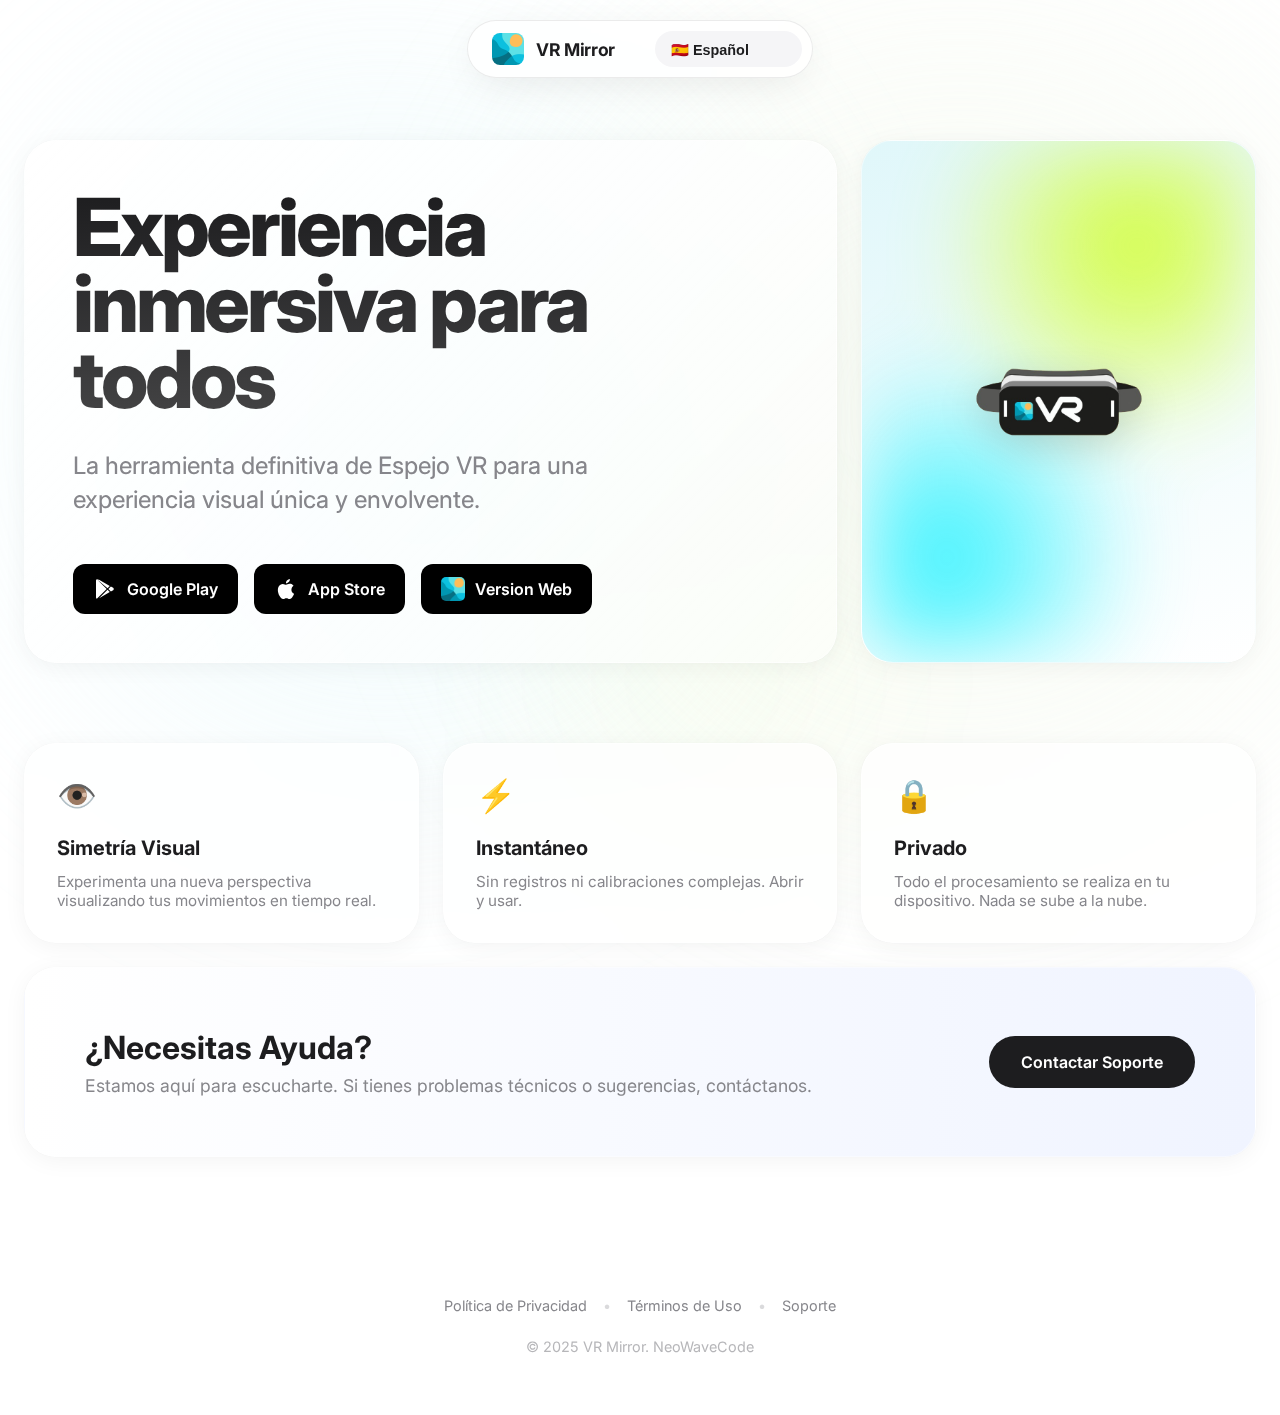
<file: index.html>
<!DOCTYPE html>
<html lang="es">

<head>
    <meta charset="UTF-8">
    <meta name="viewport" content="width=device-width, initial-scale=1.0">
    <title>VR Mirror - Official App</title>
    <link rel="icon" type="image/png" href="logo.png">
    <link rel="stylesheet" href="style.css">
    <link href="https://fonts.googleapis.com/css2?family=Inter:wght@400;500;600;700;800&display=swap" rel="stylesheet">
</head>

<body>

    <div class="mesh-background">
        <div class="mesh-orb orb-1"></div>
        <div class="mesh-orb orb-2"></div>
        <div class="mesh-orb orb-3"></div>
    </div>

    <div class="nav-wrapper">
        <nav class="island-nav">
            <a href="#" class="brand">
                <img src="logo.png" alt="VR Mirror Logo">
                <span>VR Mirror</span>
            </a>

            <div class="lang-select-container">
                <select id="languageSelector" onchange="changeLanguage()">
                    <option value="es">🇪🇸 Español</option>
                    <option value="en">🇺🇸 English</option>
                    <option value="fr">🇫🇷 Français</option>
                    <option value="de">🇩🇪 Deutsch</option>
                    <option value="it">🇮🇹 Italiano</option>
                    <option value="pt">🇵🇹 Português</option>
                    <option value="zh">🇨🇳 中文</option>
                    <option value="ja">🇯🇵 日本語</option>
                    <option value="ko">🇰🇷 한국어</option>
                    <option value="ru">🇷🇺 Русский</option>
                    <option value="ar">🇸🇦 العربية</option>
                    <option value="hi">🇮🇳 हिन्दी</option>
                    <option value="nl">🇳🇱 Nederlands</option>
                    <option value="sv">🇸🇪 Svenska</option>
                    <option value="da">🇩🇰 Dansk</option>
                    <option value="fi">🇫🇮 Suomi</option>
                    <option value="no">🇳🇴 Norsk</option>
                    <option value="tr">🇹🇷 Türkçe</option>
                    <option value="pl">🇵🇱 Polski</option>
                    <option value="vi">🇻🇳 Tiếng Việt</option>
                </select>
            </div>
        </nav>
    </div>

    <main class="main-container">

        <div class="bento-grid">

            <div class="tile tile-hero tilt-card">
                <h1 id="heroTitle">Experiencia inmersiva para todos</h1>
                <p id="heroDesc">La herramienta definitiva de Espejo VR para una experiencia visual única y envolvente.
                </p>

                <div class="store-badges">
                    <a href="https://play.google.com/store/apps/details?id=com.neowavercode.therapyvrmirror" class="badge badge-google">
                        <svg viewBox="0 0 24 24" width="24" height="24" fill="white">
                            <path
                                d="M3,20.5V3.5C3,2.91 3.34,2.39 3.84,2.15L13.69,12L3.84,21.85C3.34,21.6 3,21.09 3,20.5M16.81,15.12L6.05,21.34L14.54,12.85L16.81,15.12M20.16,10.81C20.5,11.08 20.75,11.5 20.75,12C20.75,12.5 20.5,12.92 20.16,13.19L17.89,14.5L15.39,12L17.89,9.5L20.16,10.81M6.05,2.66L16.81,8.88L14.54,11.15L3.84,2.15C3.84,2.15 6.05,2.66 6.05,2.66Z" />
                        </svg>
                        <span id="txtStoreGoogle">Google Play</span>
                    </a>
                    <a href="https://apps.apple.com/us/app/vr-mirror-visual-training/id6756859575" class="badge badge-apple">
                        <svg viewBox="0 0 24 24" width="24" height="24" fill="white">
                            <path
                                d="M18.71,19.5C17.88,20.74 17,21.95 15.66,21.97C14.32,22 13.89,21.18 12.37,21.18C10.84,21.18 10.37,21.95 9.1,22C7.79,22.05 6.8,20.68 5.96,19.47C4.25,17 2.94,12.45 4.7,9.39C5.57,7.87 7.13,6.91 8.82,6.88C10.1,6.86 11.32,7.75 12.11,7.75C12.89,7.75 14.37,6.68 15.92,6.84C16.57,6.87 18.39,7.1 19.56,8.82C19.47,8.88 17.39,10.1 17.41,12.63C17.44,15.65 20.06,16.66 20.09,16.67C20.06,16.74 19.67,18.11 18.71,19.5M13,3.5C13.73,2.67 14.94,2.04 15.89,2C16,3.06 15.6,4.08 15,4.76C14.27,5.61 13.01,6.34 12,6.3C11.88,5.19 12.33,4.16 13,3.5Z" />
                        </svg>
                        <span id="txtStoreApple">App Store</span>
                    </a>
                    <a href="https://neocodebinary.github.io/vrtherapy/" class="badge badge-web">
                        <img src="logo.png" alt="Web Version" width="24" height="24" style="border-radius: 5px;">
                        <span id="txtVersionWeb">Version Web</span>
                    </a>
                </div>
            </div>

            <div class="tile tile-visual tilt-card">
                <div class="visual-art"></div>
                <div class="mirror-icon">
                    <img src="VR.png" alt="VR Mirror" class="mirror-icon-img">
                </div>
            </div>

        </div>

        <div class="features-strip">
            <div class="tile tile-feature tilt-card">
                <div class="feature-icon">👁️</div>
                <h3 class="feature-title" id="feat1Title">Simetría Visual</h3>
                <p class="feature-desc" id="feat1Desc">Experimenta una nueva perspectiva visualizando tus movimientos en
                    tiempo real.</p>
            </div>
            <div class="tile tile-feature tilt-card">
                <div class="feature-icon">⚡</div>
                <h3 class="feature-title" id="feat2Title">Instantáneo</h3>
                <p class="feature-desc" id="feat2Desc">Sin registros ni calibraciones complejas. Abrir y usar.</p>
            </div>
            <div class="tile tile-feature tilt-card">
                <div class="feature-icon">🔒</div>
                <h3 class="feature-title" id="feat3Title">Privado</h3>
                <p class="feature-desc" id="feat3Desc">Todo el procesamiento se realiza en tu dispositivo. Nada se sube
                    a la nube.</p>
            </div>
        </div>

        <div class="tile tile-support tilt-card">
            <div class="support-text">
                <h2 id="supportTitle">¿Necesitas Ayuda?</h2>
                <p id="supportDesc">Estamos aquí para escucharte. Si tienes problemas técnicos o sugerencias,
                    contáctanos.</p>
            </div>
            <a href="mailto:infovrmirrorapp@gmail.com" class="contact-action" id="btnSupport">Contactar Soporte</a>
        </div>

    </main>

    <footer>
        <div class="legal-links">
            <a href="privacy.html" id="linkPrivacy">Política de Privacidad</a>
            <span style="opacity:0.3">•</span>
            <a href="terms.html" id="linkTerms">Términos de Uso</a>
            <span style="opacity:0.3">•</span>
            <a href="support.html" id="linkSupport">Soporte</a>
        </div>
        <div style="margin-top: 24px; opacity: 0.6;" id="txtCopyright">
            © 2025 VR Mirror. NeoWaveCode
        </div>
    </footer>

    <script src="script.js"></script>
</body>

</html>
</file>
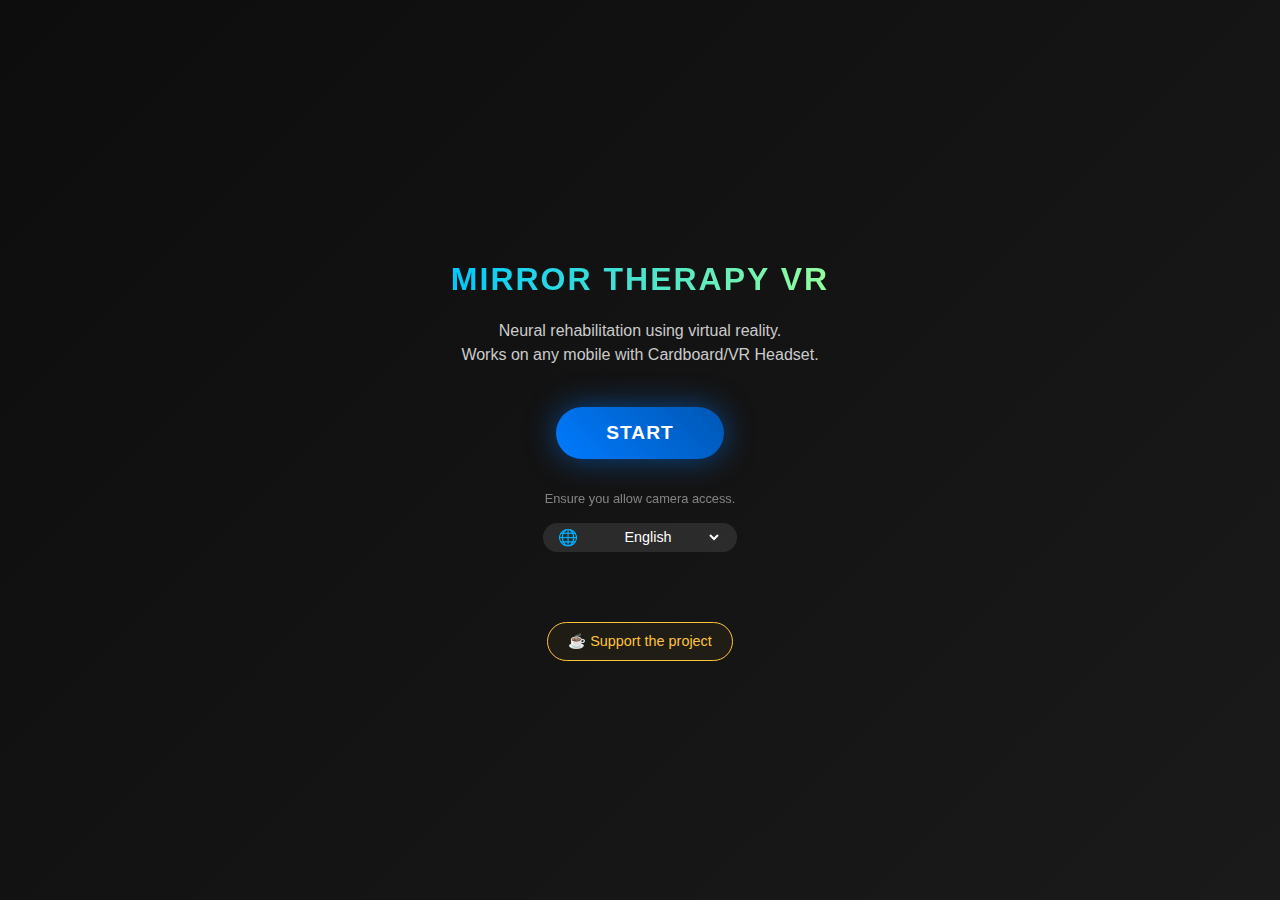
<file: appversionweb.html>
<!DOCTYPE html>
<html lang="es">

<head>
    <meta charset="UTF-8">
    <meta name="viewport" content="width=device-width, initial-scale=1.0, maximum-scale=1.0, user-scalable=no">

    <!-- PWA Settings -->
    <meta name="mobile-web-app-capable" content="yes">
    <meta name="apple-mobile-web-app-capable" content="yes">
    <meta name="theme-color" content="#000000">

    <title>Rehabilitación Espejo VR</title>
    <style>
        body {
            margin: 0;
            padding: 0;
            background-color: black;
            overflow: hidden;
            display: flex;
            height: 100vh;
            width: 100vw;
            font-family: 'Segoe UI', Roboto, Helvetica, Arial, sans-serif;
            -webkit-user-select: none;
            user-select: none;
        }

        /* Contenedor de cada ojo */
        .eye {
            width: 50%;
            height: 100%;
            position: relative;
            overflow: hidden;
            border-right: 1px solid #222;
            background: #000;
        }

        /* 
           Usamos un contenedor interno para el video para poder aplicar transformaciones (Zoom/Pan)
           sin afectar al tamaño del viewport del ojo.
        */
        .video-container {
            width: 100%;
            height: 100%;
            display: flex;
            align-items: center;
            justify-content: center;
            overflow: hidden;
        }

        video {
            /* 
               Por defecto object-fit: cover llena la pantalla, pero recorta.
               El usuario podrá ajustar esto con el zoom.
            */
            width: 100%;
            height: 100%;
            object-fit: cover;
            transform: scaleX(-1);
            /* EFECTO ESPEJO */
            transition: transform 0.1s linear;
            /* Suavizar zoom manual */
        }

        /* --- UI DE INICIO --- */
        #pantallaInicio {
            position: absolute;
            top: 0;
            left: 0;
            width: 100%;
            height: 100%;
            background: linear-gradient(135deg, #0d0d0d, #1a1a1a);
            z-index: 100;
            display: flex;
            flex-direction: column;
            justify-content: center;
            align-items: center;
            color: white;
            text-align: center;
            padding: 20px;
            box-sizing: border-box;
        }

        h1 {
            margin-bottom: 5px;
            font-size: 2rem;
            text-transform: uppercase;
            letter-spacing: 2px;
            background: linear-gradient(90deg, #00C9FF 0%, #92FE9D 100%);
            -webkit-background-clip: text;
            -webkit-text-fill-color: transparent;
        }

        p {
            color: #ccc;
            margin-bottom: 40px;
            font-size: 1rem;
            max-width: 600px;
            line-height: 1.5;
        }

        .btn-grande {
            padding: 15px 50px;
            font-size: 1.2rem;
            background: linear-gradient(45deg, #007bff, #0056b3);
            color: white;
            border: none;
            border-radius: 50px;
            box-shadow: 0 0 30px rgba(0, 123, 255, 0.5);
            cursor: pointer;
            transition: all 0.2s ease;
            font-weight: bold;
            text-transform: uppercase;
            letter-spacing: 1px;
        }

        .btn-grande:active {
            transform: scale(0.95);
            box-shadow: 0 0 15px rgba(0, 123, 255, 0.5);
        }

        .btn-paypal {
            margin-top: 50px;
            padding: 10px 20px;
            font-size: 0.9rem;
            background: rgba(255, 196, 57, 0.05);
            color: #FFC439;
            border: 1px solid #FFC439;
            border-radius: 30px;
            text-decoration: none;
            transition: background 0.3s;
        }

        .btn-paypal:hover {
            background: rgba(255, 196, 57, 0.15);
        }

        /* --- UI DE CONTROL (FLOTANTE) --- */
        #panelControl {
            position: absolute;
            bottom: 20px;
            left: 50%;
            transform: translateX(-50%);
            width: 90%;
            max-width: 400px;
            background: rgba(10, 10, 10, 0.85);
            backdrop-filter: blur(10px);
            border: 1px solid rgba(255, 255, 255, 0.1);
            border-radius: 20px;
            padding: 15px;
            display: none;
            /* Se muestra al iniciar */
            flex-direction: column;
            gap: 10px;
            z-index: 50;
            color: white;
            transition: opacity 0.5s;
        }

        .fila-control {
            display: flex;
            justify-content: space-between;
            align-items: center;
            gap: 10px;
        }

        .lbl-info {
            font-size: 0.85rem;
            color: #aaa;
            text-align: center;
            width: 100%;
        }

        button.btn-ctrl {
            background: rgba(255, 255, 255, 0.1);
            border: none;
            color: white;
            padding: 10px 15px;
            border-radius: 8px;
            font-size: 0.9rem;
            flex: 1;
            cursor: pointer;
            transition: background 0.2s;
        }

        button.btn-ctrl:active {
            background: rgba(255, 255, 255, 0.3);
        }

        /* Sliders */
        input[type=range] {
            width: 100%;
            -webkit-appearance: none;
            background: transparent;
        }

        input[type=range]::-webkit-slider-thumb {
            -webkit-appearance: none;
            height: 16px;
            width: 16px;
            border-radius: 50%;
            background: #007bff;
            cursor: pointer;
            margin-top: -6px;
        }

        input[type=range]::-webkit-slider-runnable-track {
            width: 100%;
            height: 4px;
            background: #333;
            border-radius: 2px;
        }

        .oculto {
            opacity: 0;
            pointer-events: none;
        }

        /* Selector de Idioma */
        .language-container {
            margin-top: 15px;
            margin-bottom: 20px;
            display: flex;
            align-items: center;
            gap: 8px;
            background: rgba(255, 255, 255, 0.1);
            padding: 5px 15px;
            border-radius: 20px;
        }

        .language-container select {
            background: transparent;
            color: white;
            border: none;
            font-size: 0.9rem;
            outline: none;
            cursor: pointer;
            text-align: center;
            text-transform: capitalize;
        }

        .language-container select option {
            background: #222;
            color: white;
        }
    </style>
</head>

<body onclick="mostrarUI()">

    <!-- PANTALLA INICIO -->
    <div id="pantallaInicio">
        <h1 data-i18n="title">Terapia Espejo VR</h1>
        <p data-i18n="desc">Rehabilitación neuronal mediante realidad virtual.<br>Funciona en cualquier móvil con
            Cardboard/Visor VR.</p>

        <button class="btn-grande" onclick="iniciarApp(event)" data-i18n="start">COMENZAR</button>

        <p style="font-size: 0.8rem; margin-top: 30px; opacity: 0.6; margin-bottom: 0;" data-i18n="perm">
            Asegúrate de permitir el acceso a la cámara.
        </p>

        <!-- Selector de Idioma -->
        <div class="language-container">
            <span>🌐</span>
            <select id="langSelect" onchange="cambiarIdioma(this.value)">
                <!-- JS inserta opciones -->
            </select>
        </div>

        <a href="https://www.paypal.me/josestorm88" target="_blank" class="btn-paypal" data-i18n="support">
            ☕ Apoyar el proyecto
        </a>
    </div>

    <!-- PANEL DE CONTROL (Se oculta automáticamente) -->
    <div id="panelControl" onclick="event.stopPropagation()">
        <div class="lbl-info" id="infoCamara" data-i18n="searching">Buscando cámaras...</div>

        <div class="fila-control">
            <button class="btn-ctrl" onclick="cambiarCamara(-1)"><span data-i18n="prev">&#8592; Ant</span></button>
            <button class="btn-ctrl" onclick="cambiarCamara(1)"><span data-i18n="next">Sig &#8594;</span></button>
        </div>

        <div class="lbl-info" style="margin-top:5px; text-align:left;"><span data-i18n="zoom">Zoom / Lejanía</span>:
            <span id="valZoom">100%</span>
        </div>
        <div class="fila-control">
            <!-- Rango de 0.5 (alejado) a 1.5 (cerca) -->
            <input type="range" id="zoomSlider" min="0.4" max="1.5" step="0.05" value="1.0"
                oninput="ajustarZoom(this.value)">
        </div>

        <div class="fila-control" style="margin-top: 10px;">
            <button class="btn-ctrl" onclick="volverInicio()"
                style="background: rgba(255, 50, 50, 0.25); border: 1px solid rgba(255,50,50,0.5);">
                <span data-i18n="menu">🏠 Menú</span>
            </button>
        </div>

        <div class="lbl-info" style="margin-top:5px; font-size: 0.75rem; opacity: 0.5;">
            <span data-i18n="touchHint">Toca la pantalla para mostrar/ocultar este menú</span>
        </div>
    </div>

    <!-- VISTA VR (Doble Ojo) -->
    <!-- Contenedor extra para poder aplicar transformaciones CSS (Zoom) sin romper el layout -->
    <div class="eye">
        <div class="video-container" id="contL">
            <video id="videoL" playsinline autoplay muted></video>
        </div>
    </div>
    <div class="eye">
        <div class="video-container" id="contR">
            <video id="videoR" playsinline autoplay muted></video>
        </div>
    </div>

    <script>
        // --- ESTADO GLOBAL ---
        let streamActual = null;
        let listaDispositivos = [];
        let indiceCamActual = 0;
        let timerOcultarUI = null;
        let escalaZoom = 1.0;

        // --- TRADUCCIONES (50 IDIOMAS) ---
        const i18n = {
            es: { title: "Terapia Espejo VR", desc: "Rehabilitación neuronal mediante realidad virtual.<br>Funciona en cualquier móvil con Cardboard/Visor VR.", start: "COMENZAR", perm: "Asegúrate de permitir el acceso a la cámara.", support: "☕ Apoyar el proyecto", searching: "Buscando cámaras...", prev: "← Ant", next: "Sig →", zoom: "Zoom / Lejanía", touchHint: "Toca para menú", loading: "Cargando", error: "Error: Ninguna cámara", menu: "🏠 Menú / Salir" },
            en: { title: "Mirror Therapy VR", desc: "Neural rehabilitation using virtual reality.<br>Works on any mobile with Cardboard/VR Headset.", start: "START", perm: "Ensure you allow camera access.", support: "☕ Support the project", searching: "Searching cameras...", prev: "← Prev", next: "Next →", zoom: "Zoom / Distance", touchHint: "Touch for menu", loading: "Loading", error: "Error: No camera", menu: "🏠 Menu / Exit" },
            fr: { title: "Thérapie Miyoir VR", desc: "Rééducation neuronale via réalité virtuelle.<br>Fonctionne sur tout mobile avec Cardboard/Casque VR.", start: "COMMENCER", perm: "Assurez-vous d'autoriser l'accès à la caméra.", support: "☕ Soutenir le projet", searching: "Recherche de caméras...", prev: "← Préc", next: "Suiv →", zoom: "Zoom / Distance", touchHint: "Toucher pour menu", loading: "Chargement", error: "Erreur: Pas de caméra" },
            de: { title: "Spiegeltherapie VR", desc: "Neuronale Rehabilitation durch virtuelle Realität.<br>Funktioniert mit jedem Handy mit Cardboard/VR-Brille.", start: "STARTEN", perm: "Bitte Kamerazugriff erlauben.", support: "☕ Projekt unterstützen", searching: "Suche Kameras...", prev: "← Zurück", next: "Weiter →", zoom: "Zoom / Abstand", touchHint: "Tippen für Menü", loading: "Laden", error: "Fehler: Keine Kamera" },
            pt: { title: "Terapia de Espelho VR", desc: "Reabilitação neural via realidade virtual.<br>Funciona em qualquer celular com Cardboard/VR.", start: "COMEÇAR", perm: "Certifique-se de permitir o acesso à câmera.", support: "☕ Apoiar o projeto", searching: "Procurando câmeras...", prev: "← Ant", next: "Prox →", zoom: "Zoom / Distância", touchHint: "Toque para menu", loading: "Carregando", error: "Erro: Nenhuma câmera" },
            it: { title: "Terapia dello Specchio VR", desc: "Riabilitazione neuronale tramite realtà virtuale.<br>Funziona su qualsiasi cellulare con Cardboard/VR.", start: "INIZIA", perm: "Assicurati di consentire l'accesso alla fotocamera.", support: "☕ Sostieni il progetto", searching: "Cercando telecamere...", prev: "← Prec", next: "Succ →", zoom: "Zoom / Distanza", touchHint: "Tocca per menu", loading: "Caricamento", error: "Errore: Nessuna telecamera" },
            ru: { title: "Зеркальная терапия VR", desc: "Нейрореабилитация с помощью виртуальной реальности.<br>Работает на любом телефоне с Cardboard/VR.", start: "НАЧАТЬ", perm: "Разрешите доступ к камере.", support: "☕ Поддержать проект", searching: "Поиск камер...", prev: "← Пред", next: "След →", zoom: "Зум / Расстояние", touchHint: "Коснитесь для меню", loading: "Загрузка", error: "Ошибка: Нет камеры" },
            zh: { title: "镜像疗法 VR", desc: "通过虚拟现实进行神经康复。<br>适用于任何带有Cardboard/VR头盔的手机。", start: "开始", perm: "请确保允许访问摄像头。", support: "☕ 支持该项目", searching: "正在搜索摄像头...", prev: "← 上一个", next: "下一个 →", zoom: "缩放 / 距离", touchHint: "点击显示菜单", loading: "正在加载", error: "错误：无摄像头" },
            ja: { title: "ミラーセラピー VR", desc: "バーチャルリアリティによる神経リハビリテーション。<br>Cardboard/VRヘッドセット対応の携帯電話で動作します。", start: "開始", perm: "カメラへのアクセスを許可してください。", support: "☕ プロジェクトを支援", searching: "カメラを検索中...", prev: "← 前へ", next: "次へ →", zoom: "ズーム / 距離", touchHint: "メニューをタップ", loading: "読み込み中", error: "エラー: カメラなし" },
            ko: { title: "거울 치료 VR", desc: "가상 현실을 이용한 신경 재활.<br>Cardboard/VR 헤드셋이 있는 모든 모바일에서 작동.", start: "시작", perm: "카메라 액세스를 허용해 주세요.", support: "☕ 프로젝트 후원", searching: "카메라 검색 중...", prev: "← 이전", next: "다음 →", zoom: "줌 / 거리", touchHint: "메뉴 터치", loading: "로딩 중", error: "오류: 카메라 없음" },
            ar: { title: "علاج المرآة VR", desc: "إعادة التأهيل العصبي باستخدام الواقع الافتراضي.<br>يعمل على أي هاتف محمول مع نظارة Cardboard/VR.", start: "بدء", perm: "تأكد من السماح بالوصول إلى الكاميرا.", support: "☕ دعم المشروع", searching: "البحث عن الكاميرات...", prev: "← سابق", next: "تالي →", zoom: "تكييف / مسافة", touchHint: "المس للقائمة", loading: "جار التحميل", error: "خطأ: لا توجد كاميرا" },
            hi: { title: "मिरर थेरेपी VR", desc: "आभासी वास्तविकता का उपयोग करके तंत्रिका पुनर्वास.<br>Cardboard/VR हेडसेट के साथ किसी भी मोबाइल पर काम करता है।", start: "शुरू करें", perm: "कृपया कैमरा एक्सेस की अनुमति दें।", support: "☕ परियोजना का समर्थन करें", searching: "कैमरे खोज रहे हैं...", prev: "← पिछला", next: "अगला →", zoom: "ज़ूम / दूरी", touchHint: "मेनू के लिए स्पर्श करें", loading: "लोड हो रहा है", error: "त्रुटि: कोई कैमरा नहीं" },
            bn: { title: "मिरर थेरेपी VR", desc: "ভার्चুয়াল রিয়েলিटी ব্যবহার করে স্নায়ु পুনর্বাসন.<br>Cardboard/VR হেডসেট সহ যেকোনো मोबाइले काम করে।", start: "शुरू", perm: "क্যামेरा অ্যাক্সেস অনুমতি দিন।", support: "☕ প্রকল্প সমর্থন", searching: "क্যামেরা খুঁজছে...", prev: "← পূর্ব", next: "পর →", zoom: "জুম / দূরत्ব", touchHint: "मेनু স্পর্শ", loading: "लोड হচ্ছে", error: "ত্রুটি: ক্যামেরা নেই" },
            tr: { title: "Ayna Terapisi VR", desc: "Sanal gerçeklik kullanarak nörolojik rehabilitasyon.<br>Cardboard/VR Başlıklı herhangi bir cep telefonunda çalışır.", start: "BAŞLAT", perm: "Kamera erişimine izin verdiğinizden emin olun.", support: "☕ Projeyi Destekle", searching: "Kamera aranıyor...", prev: "← Önceki", next: "Sonraki →", zoom: "Yakınlaştır / Mesafe", touchHint: "Menü için dokun", loading: "Yükleniyor", error: "Hata: Kamera yok" },
            nl: { title: "Spiegeltherapie VR", desc: "Neurale revalidatie via virtual reality.<br>Werkt op elke mobiel met Cardboard/VR-bril.", start: "STARTEN", perm: "Zorg ervoor dat je cameratoegang toestaat.", support: "☕ Steun het project", searching: "Camera's zoeken...", prev: "← Vorige", next: "Volgende →", zoom: "Zoom / Afstand", touchHint: "Tik voor menu", loading: "Laden", error: "Fout: Geen camera" },
            pl: { title: "Terapia Lustrzana VR", desc: "Rehabilitacja neurologiczna przy użyciu wirtualnej rzeczywistości.<br>Działa na każdym telefonie z Google Cardboard.", start: "START", perm: "Upewnij się, że zezwoliłeś na dostęp do kamery.", support: "☕ Wesprzyj projekt", searching: "Szukanie kamer...", prev: "← Poprz", next: "Nast →", zoom: "Zoom / Dystans", touchHint: "Dotknij menu", loading: "Ładowanie", error: "Błąd: Brak kamery" },
            sv: { title: "Spegelterapi VR", desc: "Neurologisk rehabilitering med virtuell verklighet.<br>Fungerar på alla mobiler med Cardboard/VR.", start: "STARTA", perm: "Se till att tillåta kameraåtkomst.", support: "☕ Stöd projektet", searching: "Söker kameror...", prev: "← Föreg", next: "Nästa →", zoom: "Zoom / Avstånd", touchHint: "Tryck för meny", loading: "Laddar", error: "Fel: Ingen kamera" },
            da: { title: "Spejlterapi VR", desc: "Neural rehabilitering via virtual reality.<br>Virker på enhver mobil med Cardboard/VR.", start: "START", perm: "Tillad venligst kameraadgang.", support: "☕ Støt projektet", searching: "Søger kameraer...", prev: "← Forrige", next: "Næste →", zoom: "Zoom / Afstand", touchHint: "Tryk for menu", loading: "Indlæser", error: "Fejl: Intet kamera" },
            fi: { title: "Peilihoito VR", desc: "Neurologinen kuntoutus virtuaalitodellisuuden avulla.<br>Toimii kaikilla puhelimilla Cardboard/VR:n kanssa.", start: "ALOITA", perm: "Salli kameran käyttö.", support: "☕ Tue projektia", searching: "Etsitään kameroita...", prev: "← Edell", next: "Seur →", zoom: "Zoom / Etäisyys", touchHint: "Kosketa valikkoa", loading: "Ladataan", error: "Virhe: Ei kamera" },
            no: { title: "Speilterapi VR", desc: "Nevrologisk rehabilitering ved hjelp av virtuell virkelighet.<br>Fungerer på alle mobiler med Cardboard/VR.", start: "START", perm: "Tillat kameratilgang.", support: "☕ Støtt prosjektet", searching: "Søker kameraer...", prev: "← Forrige", next: "Neste →", zoom: "Zoom / Avstand", touchHint: "Trykk for meny", loading: "Laster", error: "Feil: Ingen kamera" },
            he: { title: "טיפול במראה VR", desc: "שיקום נוירולוגי באמצעות מציאות מדומה.<br>עובד על כל נייד עם קארדבורד/משקפי VR.", start: "התחל", perm: "אנא אשר גישה למצלמה.", support: "☕ תמוך בפרויקט", searching: "מחפש מצלמות...", prev: "← הקודם", next: "הבא →", zoom: "זום / מרחק", touchHint: "גע לתפריט", loading: "טוען", error: "שגיאה: אין מצלמה" },
            el: { title: "θεραπεία καθρέφτη VR", desc: "Νευρική αποκατάσταση μέσω εικονικής πραγματικότητας.<br>Λειτουργεί σε οποιοδήποτε κινητό με Cardboard/VR.", start: "ΕΝΑΡΞΗ", perm: "Βεβαιωθείτε ότι επιτρέπετε την πρόσβαση στην κάμερα.", support: "☕ Υποστήριξη", searching: "Αναζήτηση καμερών...", prev: "← Προηγ", next: "Επόμ →", zoom: "Ζουμ / Απόσταση", touchHint: "Αγγίξτε για μενού", loading: "Φόρτωση", error: "Σφάλμα: Καμία κάμερα" },
            uk: { title: "Дзеркальна терапія VR", desc: "Нейрореабілітація за допомогою віртуальної реальності.<br>Працює на будь-якому мобільному з Cardboard/VR.", start: "ПОЧАТИ", perm: "Дозвольте доступ до камери.", support: "☕ Підтримати", searching: "Пошук камер...", prev: "← Попер", next: "Наст →", zoom: "Зум / Відстань", touchHint: "Торкніться для меню", loading: "Завантаження", error: "Помилка: Немає камери" },
            vi: { title: "Liệu pháp gương VR", desc: "Phục hồi chức năng thần kinh bằng thực tế ảo.<br>Hoạt động trên mọi điện thoại di động với Cardboard/VR.", start: "BẮT ĐẦU", perm: "Hãy đảm bảo cho phép truy cập camera.", support: "☕ Hỗ trợ dự án", searching: "Đang tìm camera...", prev: "← Trướ", next: "Tiếp →", zoom: "Zoom / Khoảng cách", touchHint: "Chạm để mở menu", loading: "Đang tải", error: "Lỗi: Không có camera" },
            th: { title: "การบำบัดด้วยกระจก VR", desc: "การฟื้นฟูระบบประสาทโดยใช้ความจริงเสมือน<br>ใช้ได้กับมือถือทุกรุ่นที่มี Cardboard/VR", start: "เริ่ม", perm: "โปรดอนุญาตการเข้าถึงกล้อง", support: "☕ สนับสนุนโครงการ", searching: "กำลังค้นหากล้อง...", prev: "← ก่อน", next: "ถัดไป →", zoom: "ซูม / ระยะทาง", touchHint: "แตะเพื่อดูเมนู", loading: "กำลังโหลด", error: "ข้อผิดพลาด: ไม่มีกล้อง" },
            id: { title: "Terapi Cermin VR", desc: "Rehabilitasi saraf menggunakan realitas virtual.<br>Bekerja pada ponsel apa pun dengan Cardboard/VR.", start: "MULAI", perm: "Pastikan untuk mengizinkan akses kamera.", support: "☕ Dukung proyek", searching: "Mencari kamera...", prev: "← Seb", next: "Lanj →", zoom: "Zoom / Jarak", touchHint: "Sentuh untuk menu", loading: "Memuat", error: "Kesalahan: Tidak ada kamera" },
            ms: { title: "Terapi Cermin VR", desc: "Pemulihan saraf menggunakan realiti maya.<br>Berfungsi pada mana-mana telefon bimbit dengan Cardboard/VR.", start: "MULA", perm: "Pastikan benarkan akses kamera.", support: "☕ Sokong projek", searching: "Mencari kamera...", prev: "← Sblm", next: "Strus →", zoom: "Zum / Jarak", touchHint: "Sentuh untuk menu", loading: "Memuatkan", error: "Ralat: Tiada kamera" },
            cs: { title: "Zrcadlová terapie VR", desc: "Neurorehabilitace pomocí virtuální reality.<br>Funguje na jakémkoli mobilu s Cardboard/VR.", start: "START", perm: "Povolte prosím přístup ke kameře.", support: "☕ Podpořit projekt", searching: "Hledání kamer...", prev: "← Před", next: "Další →", zoom: "Zoom / Vzdálenost", touchHint: "Dotyk pro menu", loading: "Načítání", error: "Chyba: Žádná kamera" },
            hu: { title: "Tükör terápia VR", desc: "Idegrendszeri rehabilitáció virtuális valósággal.<br>Bármilyen mobilon működik Cardboard/VR-rel.", start: "INDÍTÁS", perm: "Kérjük, engedélyezze a kamerát.", support: "☕ Projekt támogatása", searching: "Kamerák keresése...", prev: "← Előző", next: "Köv →", zoom: "Zoom / Távolság", touchHint: "Érintse meg a menüt", loading: "Betöltés", error: "Hiba: Nincs kamera" },
            ro: { title: "Terapia Oglinzii VR", desc: "Reabilitare neuronală prin realitate virtuală.<br>Funcționează pe orice mobil cu Cardboard/VR.", start: "START", perm: "Asigurați-vă că permiteți accesul la cameră.", support: "☕ Susțineți proiectul", searching: "Căutare camere...", prev: "← Ant", next: "Urm →", zoom: "Zoom / Distanță", touchHint: "Atingeți pt meniu", loading: "Încărcare", error: "Eroare: Fără cameră" },
            sk: { title: "Zrkadlová terapia VR", desc: "Neurorehabilitácia pomocou virtuálnej reality.<br>Funguje na akomkoľvek mobile s Cardboard/VR.", start: "ŠTART", perm: "Povoľte prístup ku kamere.", support: "☕ Podporiť projekt", searching: "Hľadanie kamier...", prev: "← Pred", next: "Ďalšie →", zoom: "Zoom / Vzdialenosť", touchHint: "Dotyk pre menu", loading: "Načítanie", error: "Chyba: Žiadna kamera" },
            hr: { title: "Terapija ogledalom VR", desc: "Neuralna rehabilitacija putem virtualne stvarnosti.<br>Radi na svakom mobitelu s Cardboard/VR.", start: "START", perm: "Dopustite pristup kameri.", support: "☕ Podrži projekt", searching: "Traženje kamera...", prev: "← Pret", next: "Sljed →", zoom: "Zoom / Udaljenost", touchHint: "Dodir za izbornik", loading: "Učitavanje", error: "Greška: Nema kamere" },
            sr: { title: "Terapija ogledalom VR", desc: "Rehab putem virtuelne stvarnosti.<br>Radi na svakom telefonu sa Cardboard/VR.", start: "START", perm: "Dozvolite pristup kameri.", support: "☕ Podrži projekat", searching: "Traženje kamera...", prev: "← Pret", next: "Sled →", zoom: "Zum / Udaljenost", touchHint: "Dodir za meni", loading: "Učitavanje", error: "Greška: Nema kamere" },
            bg: { title: "Огледална терапия VR", desc: "Неврореабилитация чрез виртуална реалност.<br>Работи на всеки мобилен телефон с Cardboard/VR.", start: "СТАРТ", perm: "Разрешете достъп до камерата.", support: "☕ Подкрепете", searching: "Търсене на камери...", prev: "← Пред", next: "След →", zoom: "Увеличение", touchHint: "Докоснете за меню", loading: "Зареждане", error: "Грешка: Няма камера" },
            sl: { title: "Zrcalna terapija VR", desc: "Rehabilitacija z navidezno resničnostjo.<br>Deluje na vseh telefonih s Cardboard/VR.", start: "ZAČNI", perm: "Dovolite dostop do kamere.", support: "☕ Podpri projekt", searching: "Iskanje kamer...", prev: "← Prej", next: "Nasl →", zoom: "Zoom / Razdalja", touchHint: "Dotik za meni", loading: "Nalaganje", error: "Napaka: Ni kamere" },
            lt: { title: "Veidrodinė terapija VR", desc: "Neuroreabilitacija naudojant virtualią realybę.<br>Veikia bet kuriame telefone su Cardboard/VR.", start: "PRADĖTI", perm: "Leiskite naudoti kamerą.", support: "☕ Paremkite projektą", searching: "Ieškoma kamerų...", prev: "← Atgal", next: "Pirm →", zoom: "Mastelis / Atstumas", touchHint: "Palieskite meniu", loading: "Kraunama", error: "Klaida: Nėra kameros" },
            lv: { title: "Spoguļterapija VR", desc: "Neirorehabilitācija, izmantojot virtuālo realitāti.<br>Darbojas jebkurā tālrunī ar Cardboard/VR.", start: "SĀKT", perm: "Lūdzu, atļaujiet kameras piekļuvi.", support: "☕ Atbalstīt projektu", searching: "Meklē kameras...", prev: "← Iepr", next: "Nāk →", zoom: "Tālummaiņa", touchHint: "Pieskarieties izvēlnei", loading: "Ielādē", error: "Kļūda: Nav kameras" },
            et: { title: "Peegelravi VR", desc: "Neurorehabilitatsioon virtuaalreaalsuse abil.<br>Töötab igas telefonis Cardboard/VR-iga.", start: "ALUSTA", perm: "Lubage kaamera juurdepääs.", support: "☕ Toeta projekti", searching: "Kaamerate otsimine...", prev: "← Eelm", next: "Järg →", zoom: "Suum / Kaugus", touchHint: "Puuduta menüüd", loading: "Laadimine", error: "Viga: Kaamera puudub" },
            tl: { title: "Mirror Therapy VR", desc: "Rehabilitasyon gamit ang virtual reality.<br>Gumagana sa anumang mobile na may Cardboard/VR.", start: "SIMULA", perm: "Pahintulutan ang access sa camera.", support: "☕ Suportahan ang proyekto", searching: "Naghahanap ng mga camera...", prev: "← Nakara", next: "Susunod →", zoom: "Zoom / Distansya", touchHint: "Pindutin para sa menu", loading: "Naglo-load", error: "Error: Walang camera" },
            fa: { title: "درمان آینه‌ای VR", desc: "توانبخشی عصبی با واقعیت مجازی.<br>روی هر موبایلی با Cardboard/VR کار می‌کند.", start: "شروع", perm: "دسترسی به دوربین را مجاز کنید.", support: "☕ حمایت از پروژه", searching: "جستجوی دوربین‌ها...", prev: "← قبلی", next: "بعدی →", zoom: "زوم / فاصله", touchHint: "لمس برای منو", loading: "بارگذاری", error: "خطا: دوربینی نیست" }, // RTL handled by browser usually
            ur: { title: "آئینہ تھراپی VR", desc: "ورچوئل رئیلٹی کے ذریعے اعصابی بحالی.<br>Cardboard/VR کے ساتھ کسی بھی موبائل پر کام کرتا ہے۔", start: "شروع کریں", perm: "براہ کرم کیمرے تک رسائی کی اجازت دیں۔", support: "☕ پروجیکٹ کی حمایت کریں", searching: "کیمرے تلاش کر رہا ہے...", prev: "← پچھلا", next: "اگلا →", zoom: "زوم / فاصلہ", touchHint: "مینو کے لیے ٹچ کریں", loading: "لوڈنگ", error: "غلطی: کوئی کیمرہ نہیں" },
            sw: { title: "Tiba ya Kioo VR", desc: "Ukarabati wa neva kwa kutumia uhalisia pepe.<br>Inafanya kazi kwenye simu yoyote na Cardboard/VR.", start: "ANZA", perm: "Ruhusu ufikiaji wa kamera.", support: "☕ Saidia mradi", searching: "Inatafuta kamera...", prev: "← Nyuma", next: "Mbele →", zoom: "Kuza / Umbali", touchHint: "Gusa kwa menyu", loading: "Inapakia", error: "Hitilafu: Hakuna kamera" }
        };

        const languageNames = {
            es: "Español", en: "English", fr: "Français", de: "Deutsch", pt: "Português",
            it: "Italiano", ru: "Русский", zh: "中文", ja: "日本語", ko: "한국어",
            ar: "العربية", hi: "हिन्दी", bn: "বাংলা", tr: "Türkçe", nl: "Nederlands",
            pl: "Polski", sv: "Svenska", da: "Dansk", fi: "Suomi", no: "Norsk",
            he: "עברית", el: "Ελληνικά", uk: "Українська", vi: "Tiếng Việt", th: "ไทย",
            id: "Bahasa Indonesia", ms: "Bahasa Melayu", cs: "Čeština", hu: "Magyar", ro: "Română",
            sk: "Slovenčina", hr: "Hrvatski", sr: "Српски", bg: "Български", sl: "Slovenščina",
            lt: "Lietuvių", lv: "Latviešu", et: "Eesti", tl: "Tagalog", fa: "فارسی",
            ur: "اردو", sw: "Kiswahili"
        };

        let idiomaActual = 'es';

        // --- GESTIÓN DE IDIOMA ---
        function initIdioma() {
            // Detectar idioma navegador (ej: "es-ES" -> "es")
            const navLang = navigator.language.split('-')[0];
            idiomaActual = i18n[navLang] ? navLang : 'en';

            const select = document.getElementById('langSelect');

            // Llenar selector ordenado alfabéticamente por nombre
            const sortedLangs = Object.keys(languageNames).sort((a, b) => languageNames[a].localeCompare(languageNames[b]));

            sortedLangs.forEach(code => {
                const opt = document.createElement('option');
                opt.value = code;
                opt.innerText = languageNames[code];
                select.appendChild(opt);
            });

            // Seleccionar actual
            select.value = idiomaActual;
            aplicarIdioma(idiomaActual);
        }

        function cambiarIdioma(newLang) {
            idiomaActual = newLang;
            aplicarIdioma(newLang);
        }

        function aplicarIdioma(lang) {
            const texts = i18n[lang] || i18n['en'];

            // Actualizar textos simples
            document.querySelectorAll('[data-i18n]').forEach(el => {
                const key = el.getAttribute('data-i18n');
                if (texts[key]) el.innerHTML = texts[key];
            });

            // Actualizar textos dinámicos si la app ya está corriendo (cámaras)
            if (listaDispositivos.length > 0) {
                // Forzar actualización de label de cámara
                const device = listaDispositivos[indiceCamActual];
                const cleanLabel = device.label || ('Cám ' + (indiceCamActual + 1));

                document.getElementById('infoCamara').innerText =
                    `${indiceCamActual + 1}/${listaDispositivos.length}: ${cleanLabel}`;
            }
        }

        function t(key) {
            const texts = i18n[idiomaActual] || i18n['en'];
            return texts[key] || key;
        }

        // --- INICIALIZACIÓN ---
        initIdioma(); // Cargar idioma al arrancar script

        // Estas variables ya están declaradas arriba, eliminamos duplicados si los hubiera
        // y aseguramos que el flujo es limpio.

        // --- INICIALIZACIÓN ---
        async function iniciarApp(e) {
            if (e) e.stopPropagation();

            // Intento de pantalla completa
            try {
                if (document.documentElement.requestFullscreen)
                    await document.documentElement.requestFullscreen();
                else if (document.documentElement.webkitRequestFullscreen)
                    await document.documentElement.webkitRequestFullscreen();
            } catch (err) { console.log("Fullscreen no permitido o cancelado"); }

            // Wake Lock (Evitar que se apague la pantalla)
            if ('wakeLock' in navigator) {
                try { await navigator.wakeLock.request('screen'); } catch (e) { }
            }

            document.getElementById('pantallaInicio').style.display = 'none';
            document.getElementById('panelControl').style.display = 'flex';

            mostrarUI(); // Inicia el temporizador de ocultar

            // Pedir permisos INICIALES para poder listar etiquetas
            try {
                const streamPermiso = await navigator.mediaDevices.getUserMedia({ video: true });
                await listarCamaras();

                // IMPORTANTE: Detener este stream "fantasma" que solo usamos para pedir permiso.
                // Si no lo paramos, puede bloquear el acceso a otras lentes (Gran Angular, etc)
                // o mantener ocupado el hardware.
                streamPermiso.getTracks().forEach(track => track.stop());

            } catch (err) {
                alert(t('perm'));
            }
        }

        // --- GESTIÓN DE CÁMARAS ---
        async function listarCamaras() {
            const devices = await navigator.mediaDevices.enumerateDevices();
            // Filtramos solo entradas de video
            listaDispositivos = devices.filter(d => d.kind === 'videoinput');

            if (listaDispositivos.length > 0) {
                // Intentar encontrar la cámara trasera por defecto si es la primera vez
                // Buscamos "back" o "environment" en la etiqueta
                let indexBack = listaDispositivos.findIndex(d => d.label.toLowerCase().includes('back') || d.label.toLowerCase().includes('trasera'));
                if (indexBack !== -1) indiceCamActual = indexBack;

                cargarCamara(indiceCamActual);
            } else {
                document.getElementById('infoCamara').innerText = t('error');
            }
        }

        async function cargarCamara(index) {
            if (listaDispositivos.length === 0) return;

            // Detener stream anterior
            if (streamActual) {
                streamActual.getTracks().forEach(track => track.stop());
            }

            const device = listaDispositivos[index];
            document.getElementById('infoCamara').innerText = `${t('loading')}: ${device.label || (index + 1)}`;

            // --- TRUCO CLAVE 1: ASPECT RATIO 4:3 ---
            // Pedimos 4:3 (ideal 1.333) porque usa el sensor completo en vertical.
            // 16:9 recorta arriba y abajo, reduciendo lo que ves de tu cuerpo.
            const constraints = {
                video: {
                    deviceId: { exact: device.deviceId },
                    aspectRatio: { ideal: 1.333 },
                    width: { ideal: 1280 }, // Resolución base decente, pero prioriza ratio
                    // resizeMode: "none" // Intentar evitar recorte por software si el browser lo soporta
                },
                audio: false
            };

            try {
                streamActual = await navigator.mediaDevices.getUserMedia(constraints);

                const vidL = document.getElementById('videoL');
                const vidR = document.getElementById('videoR');

                vidL.srcObject = streamActual;
                vidR.srcObject = streamActual;

                // Actualizar UI con nombre real
                const track = streamActual.getVideoTracks()[0];
                const settings = track.getSettings();
                // Mostramos info extra si queremos depurar (ej: resolución real)
                document.getElementById('infoCamara').innerText =
                    `${index + 1}/${listaDispositivos.length}: ${device.label || 'Generic'}`; // \n(${settings.width}x${settings.height})`;

            } catch (err) {
                console.error("Error cargando cámara:", err);
                document.getElementById('infoCamara').innerText = t('error');
            }
        }

        function cambiarCamara(delta) {
            if (listaDispositivos.length === 0) return;

            indiceCamActual += delta;

            // Loop circular
            if (indiceCamActual >= listaDispositivos.length) indiceCamActual = 0;
            if (indiceCamActual < 0) indiceCamActual = listaDispositivos.length - 1;

            mostrarUI();
            cargarCamara(indiceCamActual);
        }

        // --- ZOOM / ESCALA ---
        function ajustarZoom(valor) {
            escalaZoom = parseFloat(valor);
            document.getElementById('valZoom').innerText = Math.round(escalaZoom * 100) + "%";

            // Aplicamos escala. 
            // scaleX(-1) es necesario para el espejo.
            // Multiplicamos por la escala de zoom.
            const transformString = `scaleX(-1) scale(${escalaZoom})`;

            document.getElementById('videoL').style.transform = transformString;
            document.getElementById('videoR').style.transform = transformString;

            mostrarUI();
        }

        // --- UI INTERACTIVA ---
        function mostrarUI() {
            const panel = document.getElementById('panelControl');
            if (panel.style.display !== 'flex') return; // Si no ha iniciado, no hacer nada

            panel.classList.remove('oculto');

            // Reiniciar timer
            if (timerOcultarUI) clearTimeout(timerOcultarUI);
            timerOcultarUI = setTimeout(() => {
                panel.classList.add('oculto');
            }, 4000);
        }

        function volverInicio() {
            // Detener la cámara para ahorrar batería y recursos
            if (streamActual) {
                streamActual.getTracks().forEach(track => track.stop());
                streamActual = null;
            }

            // Ocultar panel de control
            document.getElementById('panelControl').style.display = 'none';

            // Mostrar pantalla de inicio
            document.getElementById('pantallaInicio').style.display = 'flex';
        }

    </script>
</body>

</html>
</file>
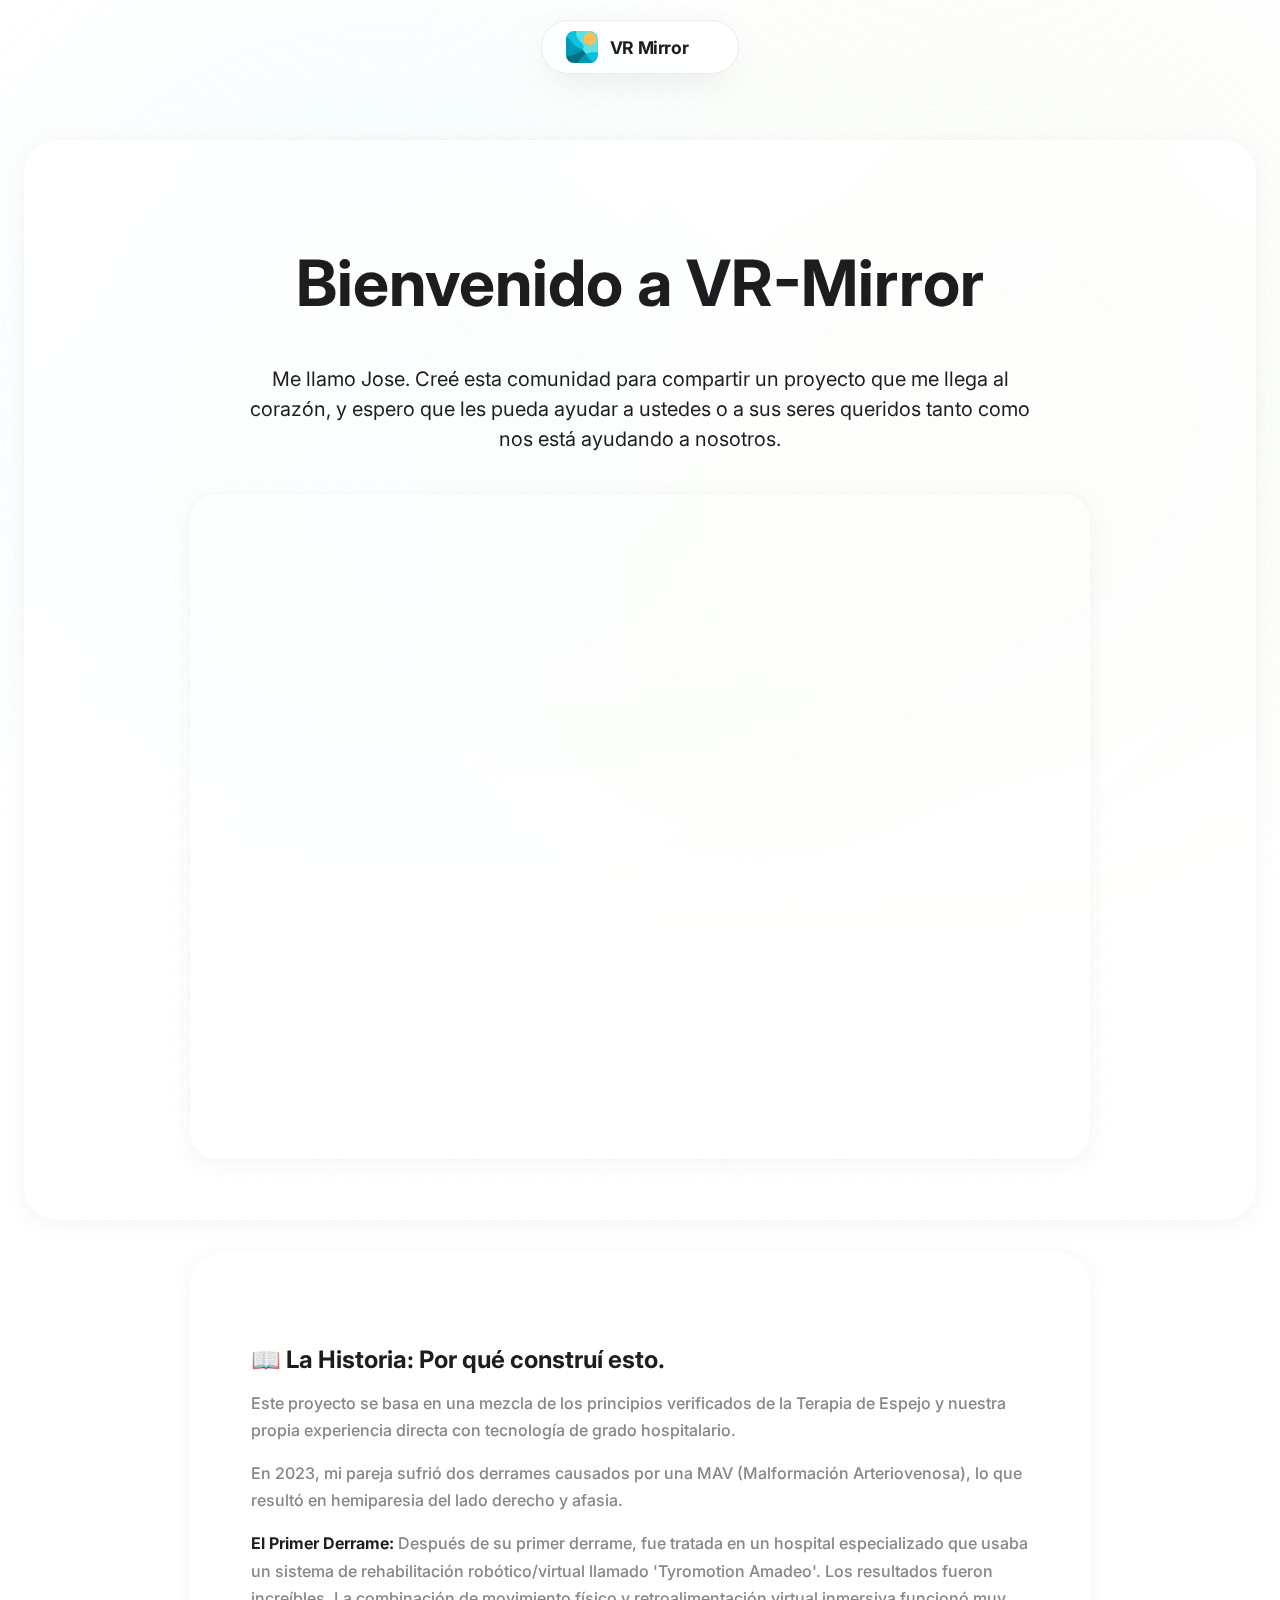
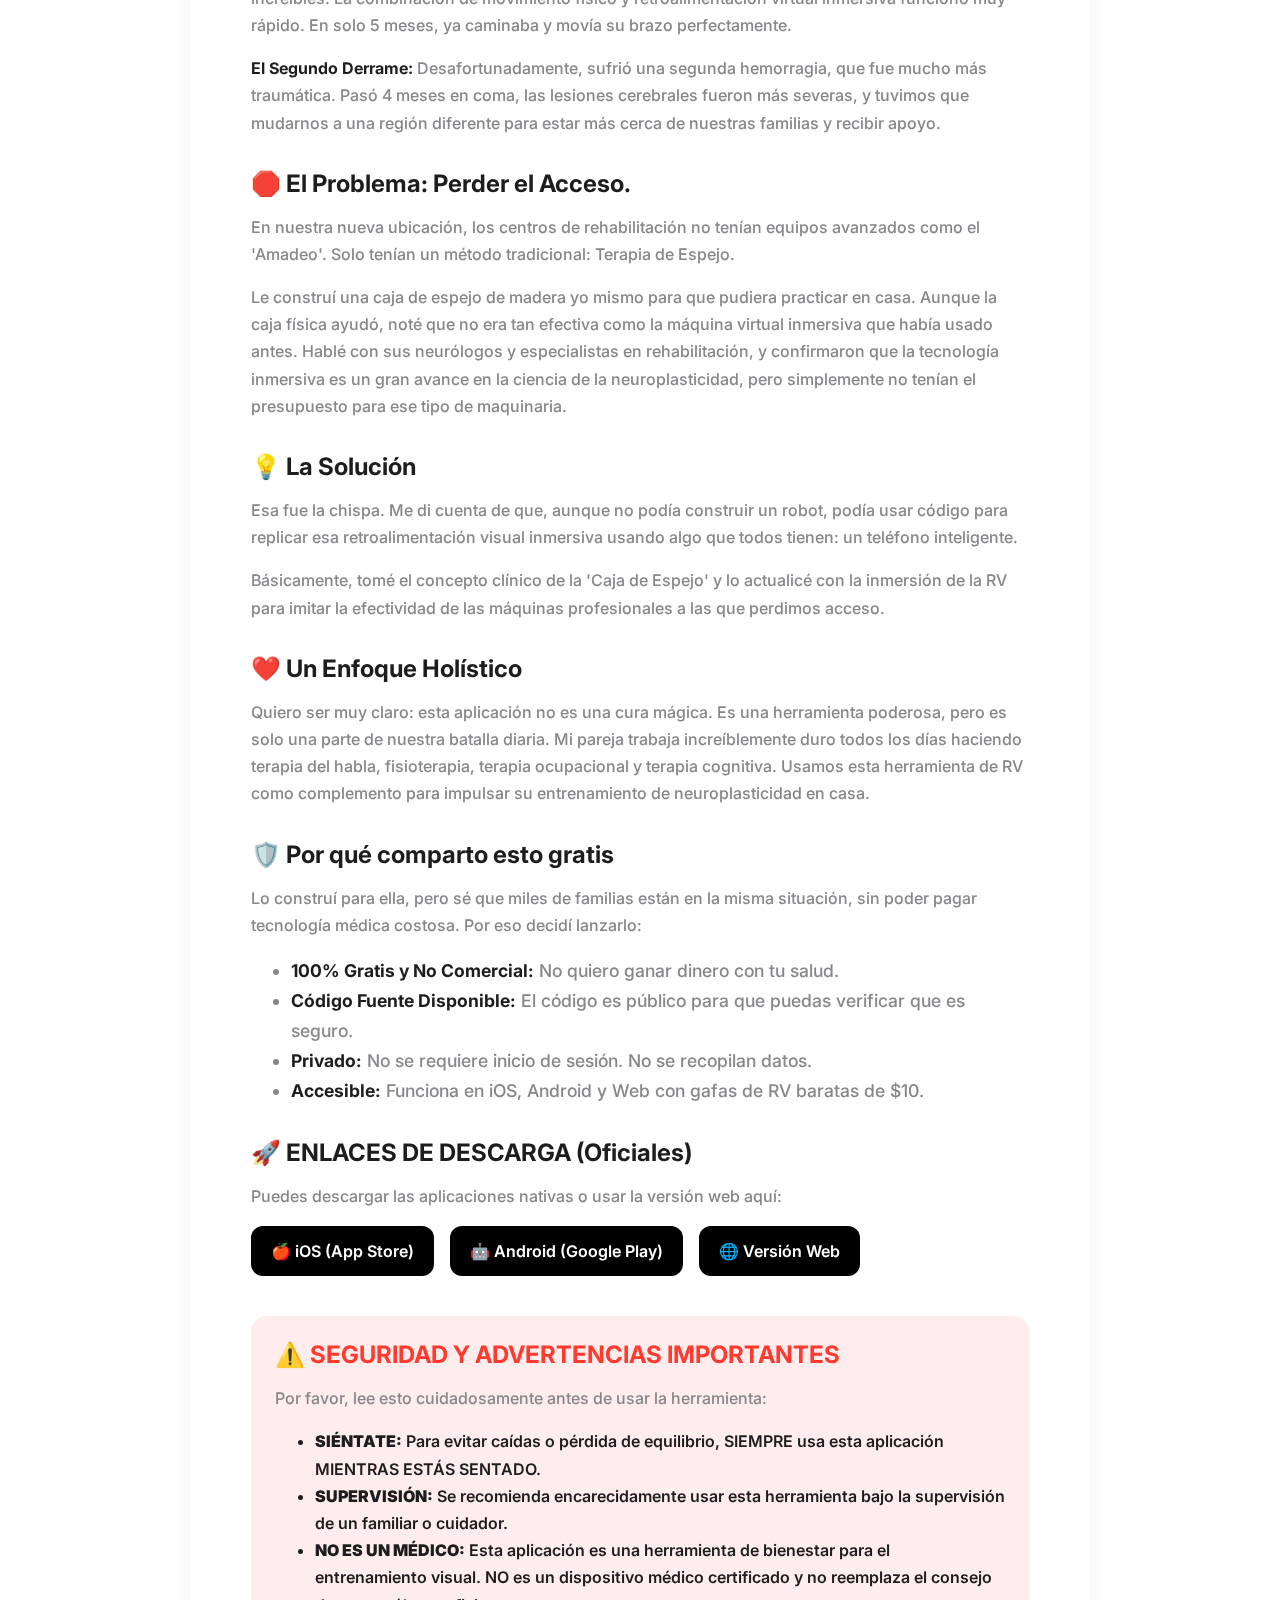
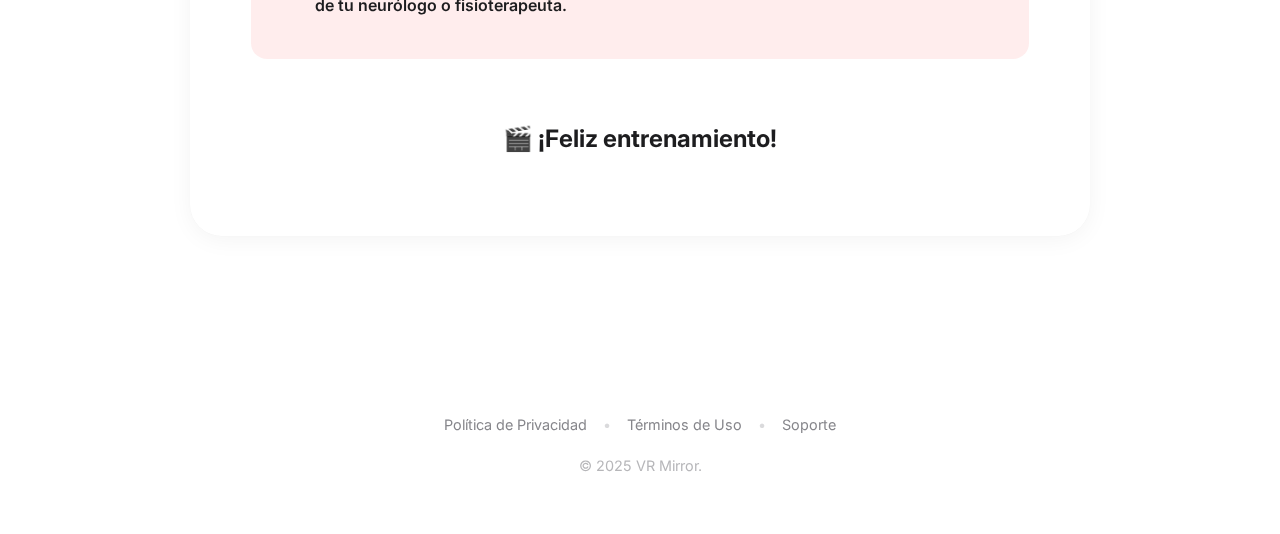
<file: historia.html>
<!DOCTYPE html>
<html lang="es">

<head>
    <meta charset="UTF-8">
    <meta name="viewport" content="width=device-width, initial-scale=1.0">
    <title>VR Mirror - Nuestra Historia</title>
    <link rel="icon" type="image/png" href="logo.png">
    <link rel="stylesheet" href="style.css">
    <link href="https://fonts.googleapis.com/css2?family=Inter:wght@400;500;600;700;800&display=swap" rel="stylesheet">
    <style>
        .story-content h2 { margin-top: 32px; margin-bottom: 16px; font-size: 1.5rem; }
        .story-content p { margin-bottom: 16px; line-height: 1.7; color: var(--color-text-muted); font-weight: 500; }
        .story-content strong { color: var(--color-text); }
        .yt-container { position: relative; width: 100%; padding-bottom: 56.25%; border-radius: 24px; overflow: hidden; margin-top: 40px; box-shadow: var(--glass-shadow); }
        .yt-container iframe { position: absolute; top: 0; left: 0; width: 100%; height: 100%; border: 0; }
    </style>
</head>

<body>

    <!-- Animated Background -->
    <div class="mesh-background">
        <div class="mesh-orb orb-1"></div>
        <div class="mesh-orb orb-2"></div>
        <div class="mesh-orb orb-3"></div>
    </div>

    <!-- Floating Navigation -->
    <div class="nav-wrapper">
        <nav class="island-nav">
            <a href="index.html" class="brand">
                <img src="logo.png" alt="VR Mirror Logo">
                <span>VR Mirror</span>
            </a>

            <!-- Google Translate Widget instead of the normal selector for this long page -->
            <div id="google_translate_element" style="border-radius: 100px; overflow:hidden;"></div>
        </nav>
    </div>

    <main class="main-container">

        <!-- Header Video -->
        <div class="tile tile-hero tilt-card" style="grid-column: span 12; align-items: center; text-align: center; padding: 60px 24px;">
            <h1 id="storyMainTitle" style="font-size: 4rem;">Bienvenido a VR-Mirror</h1>
            <p id="storyMainDesc" style="font-size: 1.25rem; max-width: 800px; margin: 0 auto; line-height: 1.5;">Me llamo Jose. Creé esta comunidad para compartir un proyecto que me llega al corazón, y espero que les pueda ayudar a ustedes o a sus seres queridos tanto como nos está ayudando a nosotros.</p>
            
            <div class="yt-container" style="max-width: 900px; margin-left: auto; margin-right: auto;">
                <iframe src="https://www.youtube.com/embed/57RmbmHBLl8" title="YouTube video player" frameborder="0" allow="accelerometer; autoplay; clipboard-write; encrypted-media; gyroscope; picture-in-picture; web-share" allowfullscreen></iframe>
            </div>
        </div>

        <!-- Story Article -->
        <div class="tile tilt-card story-content" style="margin-top: 32px; max-width: 900px; margin-left: auto; margin-right: auto; padding: 60px;">
            
            <h2>📖 La Historia: Por qué construí esto.</h2>
            <p>Este proyecto se basa en una mezcla de los principios verificados de la Terapia de Espejo y nuestra propia experiencia directa con tecnología de grado hospitalario.</p>
            <p>En 2023, mi pareja sufrió dos derrames causados por una MAV (Malformación Arteriovenosa), lo que resultó en hemiparesia del lado derecho y afasia.</p>

            <p><strong>El Primer Derrame:</strong> Después de su primer derrame, fue tratada en un hospital especializado que usaba un sistema de rehabilitación robótico/virtual llamado 'Tyromotion Amadeo'. Los resultados fueron increíbles. La combinación de movimiento físico y retroalimentación virtual inmersiva funcionó muy rápido. En solo 5 meses, ya caminaba y movía su brazo perfectamente.</p>

            <p><strong>El Segundo Derrame:</strong> Desafortunadamente, sufrió una segunda hemorragia, que fue mucho más traumática. Pasó 4 meses en coma, las lesiones cerebrales fueron más severas, y tuvimos que mudarnos a una región diferente para estar más cerca de nuestras familias y recibir apoyo.</p>

            <h2>🛑 El Problema: Perder el Acceso.</h2>
            <p>En nuestra nueva ubicación, los centros de rehabilitación no tenían equipos avanzados como el 'Amadeo'. Solo tenían un método tradicional: Terapia de Espejo.</p>
            <p>Le construí una caja de espejo de madera yo mismo para que pudiera practicar en casa. Aunque la caja física ayudó, noté que no era tan efectiva como la máquina virtual inmersiva que había usado antes. Hablé con sus neurólogos y especialistas en rehabilitación, y confirmaron que la tecnología inmersiva es un gran avance en la ciencia de la neuroplasticidad, pero simplemente no tenían el presupuesto para ese tipo de maquinaria.</p>

            <h2>💡 La Solución</h2>
            <p>Esa fue la chispa. Me di cuenta de que, aunque no podía construir un robot, podía usar código para replicar esa retroalimentación visual inmersiva usando algo que todos tienen: un teléfono inteligente.</p>
            <p>Básicamente, tomé el concepto clínico de la 'Caja de Espejo' y lo actualicé con la inmersión de la RV para imitar la efectividad de las máquinas profesionales a las que perdimos acceso.</p>

            <h2>❤️ Un Enfoque Holístico</h2>
            <p>Quiero ser muy claro: esta aplicación no es una cura mágica. Es una herramienta poderosa, pero es solo una parte de nuestra batalla diaria. Mi pareja trabaja increíblemente duro todos los días haciendo terapia del habla, fisioterapia, terapia ocupacional y terapia cognitiva. Usamos esta herramienta de RV como complemento para impulsar su entrenamiento de neuroplasticidad en casa.</p>

            <h2>🛡️ Por qué comparto esto gratis</h2>
            <p>Lo construí para ella, pero sé que miles de familias están en la misma situación, sin poder pagar tecnología médica costosa. Por eso decidí lanzarlo:</p>
            <ul style="color: var(--color-text-muted); line-height: 1.7; font-weight: 500; font-size: 1.1rem;">
                <li><strong>100% Gratis y No Comercial:</strong> No quiero ganar dinero con tu salud.</li>
                <li><strong>Código Fuente Disponible:</strong> El código es público para que puedas verificar que es seguro.</li>
                <li><strong>Privado:</strong> No se requiere inicio de sesión. No se recopilan datos.</li>
                <li><strong>Accesible:</strong> Funciona en iOS, Android y Web con gafas de RV baratas de $10.</li>
            </ul>

            <h2>🚀 ENLACES DE DESCARGA (Oficiales)</h2>
            <p>Puedes descargar las aplicaciones nativas o usar la versión web aquí:</p>
            <div style="display: flex; gap: 16px; flex-wrap: wrap; margin-bottom: 32px;">
                <a href="https://apps.apple.com/us/app/vr-mirror-visual-training/id6756859575" target="_blank" class="badge badge-apple" style="border-radius: 12px; height: 50px; padding: 0 20px; text-decoration: none; color: white; display:flex; align-items:center; font-weight: 600; gap: 8px;">
                    🍎 iOS (App Store)
                </a>
                <a href="https://play.google.com/store/apps/details?id=com.neowavercode.therapyvrmirror" target="_blank" class="badge badge-google" style="border-radius: 12px; height: 50px; padding: 0 20px; text-decoration: none; color: white; display:flex; align-items:center; font-weight: 600; gap: 8px;">
                    🤖 Android (Google Play)
                </a>
                <a href="https://neocodebinary.github.io/vrtherapy/" target="_blank" class="badge badge-web" style="border-radius: 12px; height: 50px; padding: 0 20px; text-decoration: none; color: white; display:flex; align-items:center; font-weight: 600; gap: 8px;">
                    🌐 Versión Web
                </a>
            </div>

            <div style="background: rgba(255, 80, 80, 0.1); padding: 24px; border-radius: 16px; margin-top: 40px;">
                <h2 style="margin-top: 0; color: #ff3b30;">⚠️ SEGURIDAD Y ADVERTENCIAS IMPORTANTES</h2>
                <p>Por favor, lee esto cuidadosamente antes de usar la herramienta:</p>
                <ul style="color: var(--color-text); line-height: 1.7; font-weight: 600;">
                    <li><strong>SIÉNTATE:</strong> Para evitar caídas o pérdida de equilibrio, SIEMPRE usa esta aplicación MIENTRAS ESTÁS SENTADO.</li>
                    <li><strong>SUPERVISIÓN:</strong> Se recomienda encarecidamente usar esta herramienta bajo la supervisión de un familiar o cuidador.</li>
                    <li><strong>NO ES UN MÉDICO:</strong> Esta aplicación es una herramienta de bienestar para el entrenamiento visual. NO es un dispositivo médico certificado y no reemplaza el consejo de tu neurólogo o fisioterapeuta.</li>
                </ul>
            </div>

            <p style="text-align: center; font-size: 1.5rem; font-weight: 700; margin-top: 60px; color: var(--color-text);">🎬 ¡Feliz entrenamiento!</p>
        </div>

    </main>

    <footer style="margin-top: 40px;">
        <div class="legal-links">
            <a href="privacy.html">Política de Privacidad</a>
            <span style="opacity:0.3">•</span>
            <a href="terms.html">Términos de Uso</a>
            <span style="opacity:0.3">•</span>
            <a href="support.html">Soporte</a>
        </div>
        <div style="margin-top: 24px; opacity: 0.6;">
            © 2025 VR Mirror.
        </div>
    </footer>

    <!-- Google Translate Script for automatic translation of long text -->
    <script type="text/javascript">
        function googleTranslateElementInit() {
            new google.translate.TranslateElement({
                pageLanguage: 'es', 
                layout: google.translate.TranslateElement.InlineLayout.SIMPLE,
                autoDisplay: false
            }, 'google_translate_element');
        }
    </script>
    <script type="text/javascript" src="https://translate.google.com/translate_a/element.js?cb=googleTranslateElementInit"></script>

</body>

</html>
</file>
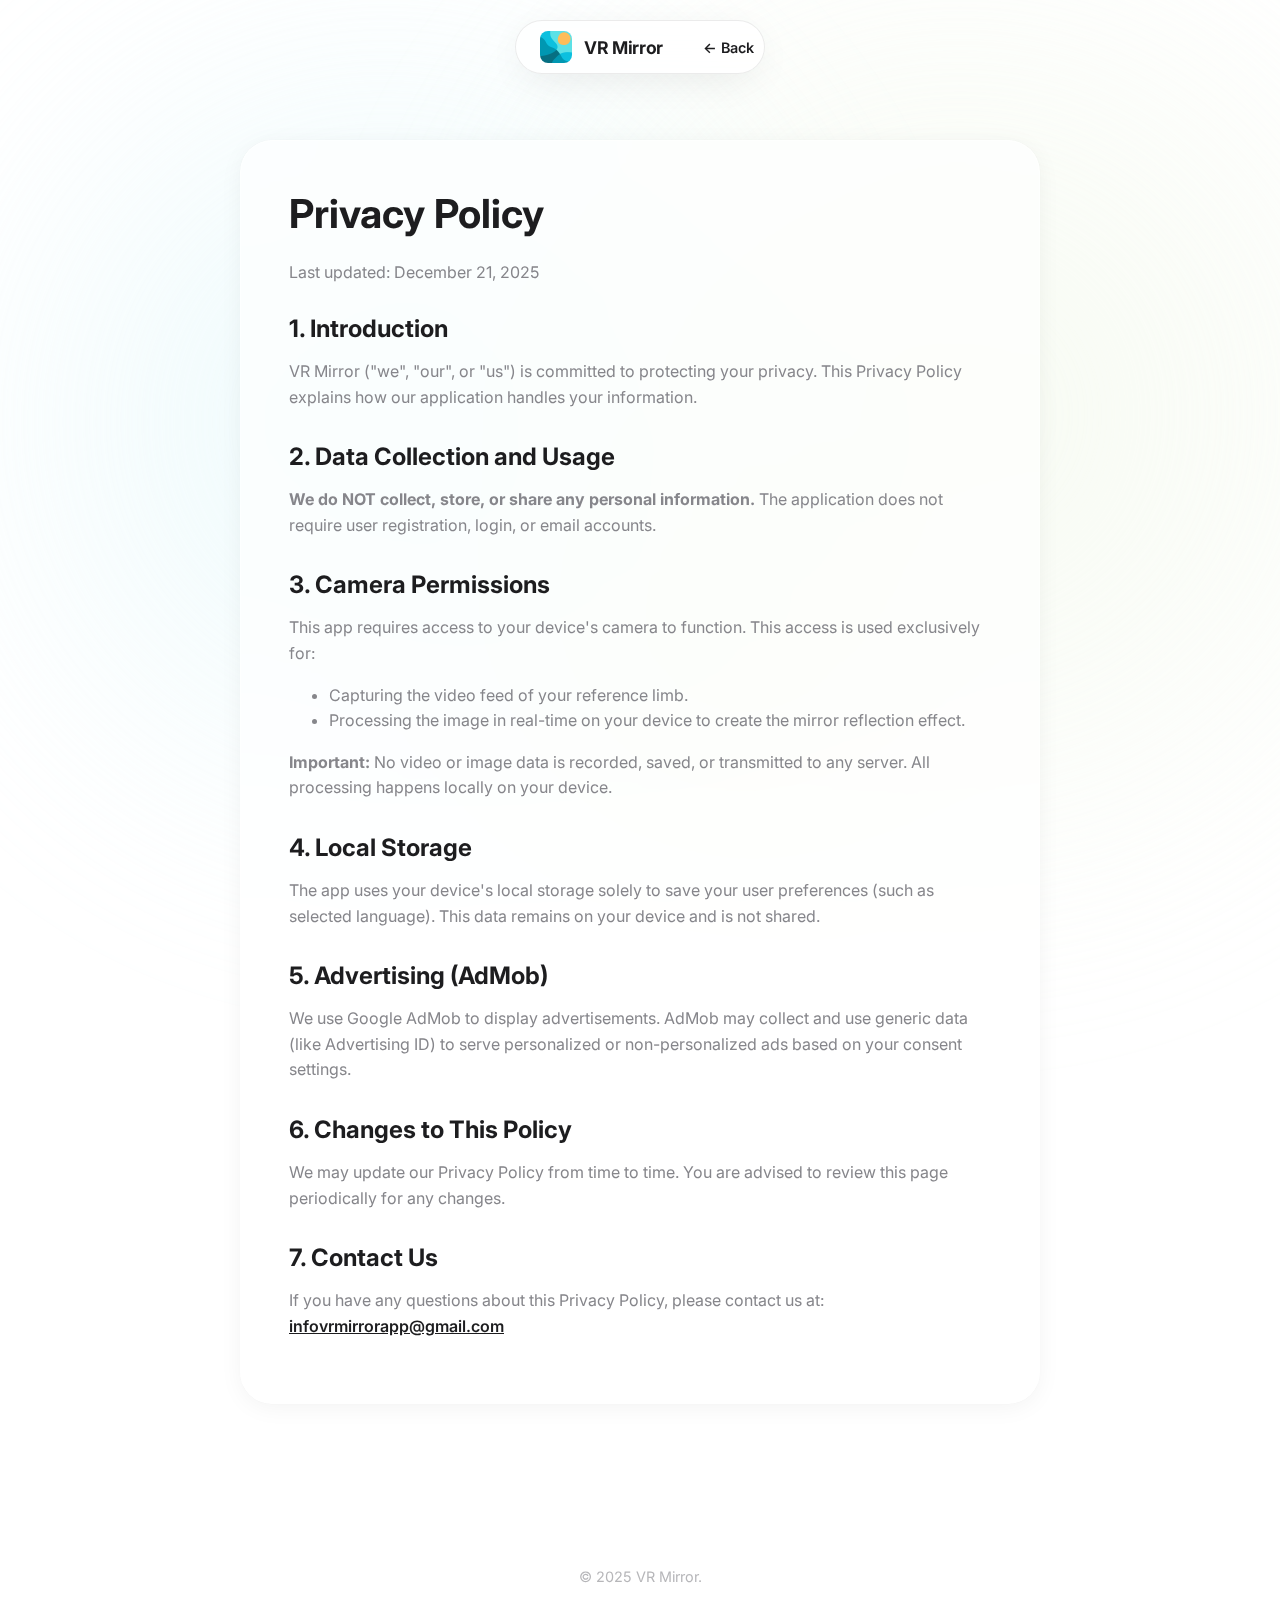
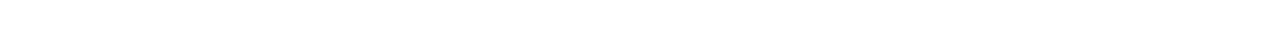
<file: privacy.html>
<!DOCTYPE html>
<html lang="en">

<head>
    <meta charset="UTF-8">
    <meta name="viewport" content="width=device-width, initial-scale=1.0">
    <title>Privacy Policy - VR Mirror</title>
    <link rel="icon" type="image/png" href="logo.png">
    <link rel="stylesheet" href="style.css">
    <link href="https://fonts.googleapis.com/css2?family=Inter:wght@400;500;600;700;800&display=swap" rel="stylesheet">
</head>

<body>

    <!-- Animated Background -->
    <div class="mesh-background">
        <div class="mesh-orb orb-1"></div>
        <div class="mesh-orb orb-2"></div>
        <div class="mesh-orb orb-3"></div>
    </div>

    <!-- Floating Navigation -->
    <div class="nav-wrapper">
        <nav class="island-nav">
            <a href="index.html" class="brand">
                <img src="logo.png" alt="VR Mirror Logo">
                <span>VR Mirror</span>
            </a>

            <a href="index.html"
                style="text-decoration: none; color: var(--color-text); font-weight: 600; font-size: 0.9rem;">
                &larr; Back
            </a>
        </nav>
    </div>

    <main class="main-container">

        <!-- Legal Content Tile -->
        <div class="tile" style="max-width: 800px; margin: 0 auto;">
            <h1 style="margin-top: 0; font-size: 2.5rem; margin-bottom: 24px;">Privacy Policy</h1>
            <p style="color: var(--color-text-muted); margin-bottom: 32px;">Last updated: December 21, 2025</p>

            <h2 style="font-size: 1.5rem; margin-top: 32px; margin-bottom: 16px;">1. Introduction</h2>
            <p style="line-height: 1.6; color: var(--color-text-muted);">VR Mirror ("we", "our", or "us") is
                committed to protecting your privacy. This Privacy Policy explains how our application handles your
                information.</p>

            <h2 style="font-size: 1.5rem; margin-top: 32px; margin-bottom: 16px;">2. Data Collection and Usage</h2>
            <p style="line-height: 1.6; color: var(--color-text-muted);"><strong>We do NOT collect, store, or share any
                    personal information.</strong> The application does not require user registration, login, or email
                accounts.</p>

            <h2 style="font-size: 1.5rem; margin-top: 32px; margin-bottom: 16px;">3. Camera Permissions</h2>
            <p style="line-height: 1.6; color: var(--color-text-muted);">This app requires access to your device's
                camera to function. This access is used exclusively for:</p>
            <ul style="color: var(--color-text-muted); line-height: 1.6; margin-bottom: 16px;">
                <li>Capturing the video feed of your reference limb.</li>
                <li>Processing the image in real-time on your device to create the mirror reflection effect.</li>
            </ul>
            <p style="line-height: 1.6; color: var(--color-text-muted);"><strong>Important:</strong> No video or image
                data is recorded, saved, or transmitted to any server. All processing happens locally on your device.
            </p>

            <h2 style="font-size: 1.5rem; margin-top: 32px; margin-bottom: 16px;">4. Local Storage</h2>
            <p style="line-height: 1.6; color: var(--color-text-muted);">The app uses your device's local storage solely
                to save your user preferences (such as selected language). This data remains on your device and is not
                shared.</p>

            <h2 style="font-size: 1.5rem; margin-top: 32px; margin-bottom: 16px;">5. Advertising (AdMob)</h2>
            <p style="line-height: 1.6; color: var(--color-text-muted);">We use Google AdMob to display advertisements.
                AdMob may collect and use generic data (like Advertising ID) to serve personalized or non-personalized
                ads based on your consent settings.</p>

            <h2 style="font-size: 1.5rem; margin-top: 32px; margin-bottom: 16px;">6. Changes to This Policy</h2>
            <p style="line-height: 1.6; color: var(--color-text-muted);">We may update our Privacy Policy from time to
                time. You are advised to review this page periodically for any changes.</p>

            <h2 style="font-size: 1.5rem; margin-top: 32px; margin-bottom: 16px;">7. Contact Us</h2>
            <p style="line-height: 1.6; color: var(--color-text-muted);">If you have any questions about this Privacy
                Policy, please contact us at: <a href="mailto:infovrmirrorapp@gmail.com"
                    style="color: var(--color-text); font-weight: 600;">infovrmirrorapp@gmail.com</a></p>
        </div>

    </main>

    <footer>
        <div style="margin-top: 24px; opacity: 0.6;">
            © 2025 VR Mirror.
        </div>
    </footer>

</body>

</html>
</file>
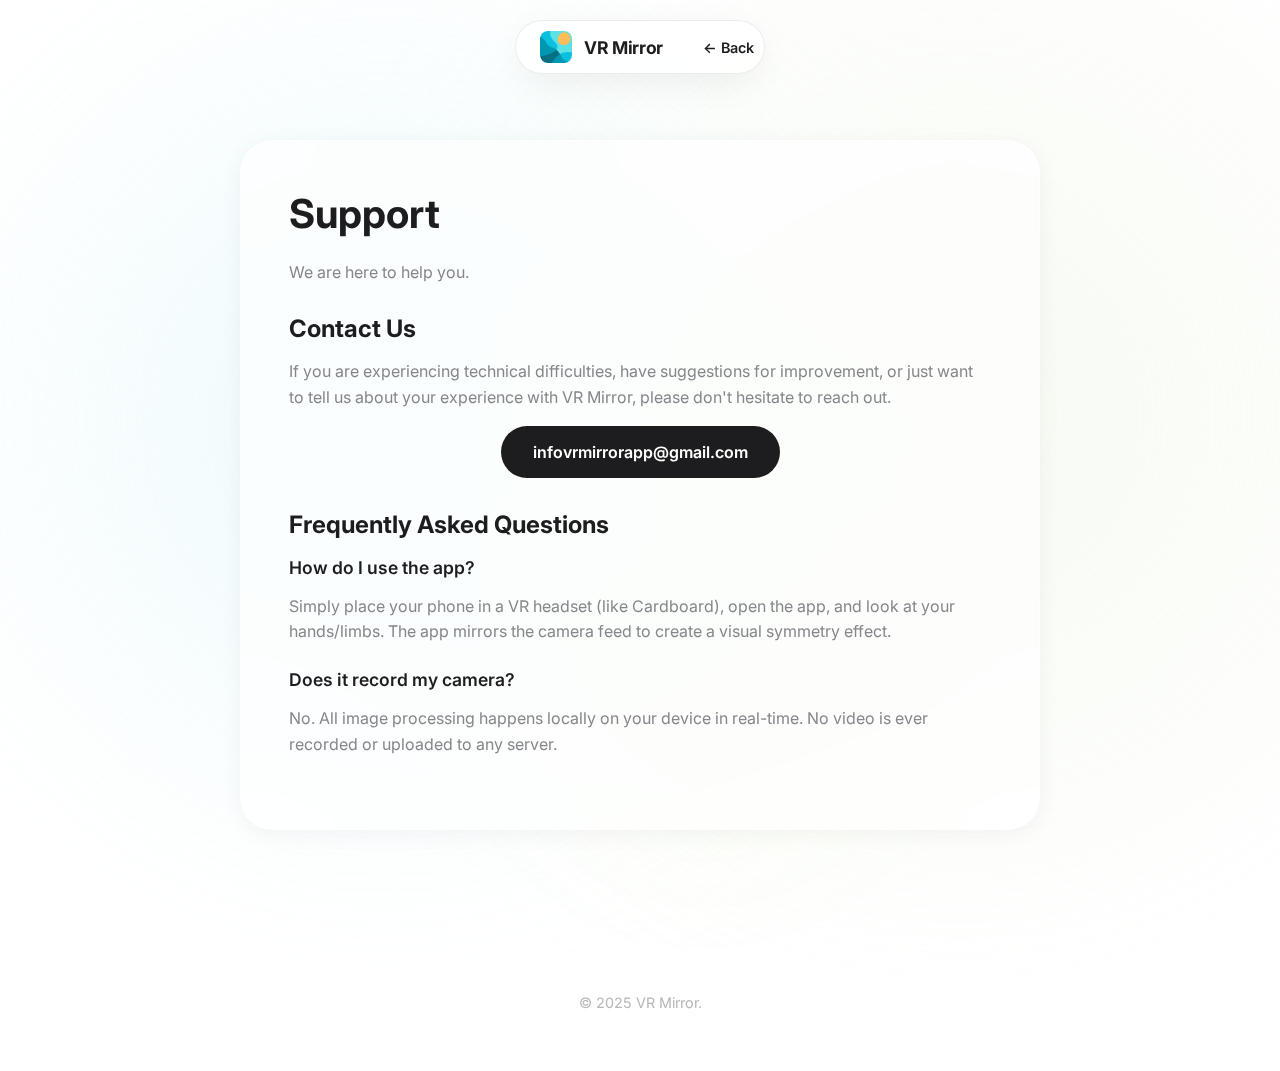
<file: support.html>
<!DOCTYPE html>
<html lang="en">

<head>
    <meta charset="UTF-8">
    <meta name="viewport" content="width=device-width, initial-scale=1.0">
    <title>Support - VR Mirror</title>
    <link rel="icon" type="image/png" href="logo.png">
    <link rel="stylesheet" href="style.css">
    <link href="https://fonts.googleapis.com/css2?family=Inter:wght@400;500;600;700;800&display=swap" rel="stylesheet">
</head>

<body>

    <!-- Animated Background -->
    <div class="mesh-background">
        <div class="mesh-orb orb-1"></div>
        <div class="mesh-orb orb-2"></div>
        <div class="mesh-orb orb-3"></div>
    </div>

    <!-- Floating Navigation -->
    <div class="nav-wrapper">
        <nav class="island-nav">
            <a href="index.html" class="brand">
                <img src="logo.png" alt="VR Mirror Logo">
                <span>VR Mirror</span>
            </a>

            <a href="index.html"
                style="text-decoration: none; color: var(--color-text); font-weight: 600; font-size: 0.9rem;">
                &larr; Back
            </a>
        </nav>
    </div>

    <main class="main-container">

        <!-- Support Content Tile -->
        <div class="tile" style="max-width: 800px; margin: 0 auto;">
            <h1 style="margin-top: 0; font-size: 2.5rem; margin-bottom: 24px;">Support</h1>
            <p style="color: var(--color-text-muted); margin-bottom: 32px;">We are here to help you.</p>

            <h2 style="font-size: 1.5rem; margin-top: 32px; margin-bottom: 16px;">Contact Us</h2>
            <p style="line-height: 1.6; color: var(--color-text-muted);">
                If you are experiencing technical difficulties, have suggestions for improvement, or just want to tell
                us
                about your experience with VR Mirror, please don't hesitate to reach out.
            </p>

            <div style="margin-top: 32px; text-align: center;">
                <a href="mailto:infovrmirrorapp@gmail.com" class="contact-action">
                    infovrmirrorapp@gmail.com
                </a>
            </div>

            <h2 style="font-size: 1.5rem; margin-top: 48px; margin-bottom: 16px;">Frequently Asked Questions</h2>

            <h3 style="font-size: 1.1rem; font-weight: 600; margin-bottom: 8px;">How do I use the app?</h3>
            <p style="line-height: 1.6; color: var(--color-text-muted); margin-bottom: 24px;">
                Simply place your phone in a VR headset (like Cardboard), open the app, and look at your
                hands/limbs. The app mirrors the camera feed to create a visual symmetry effect.
            </p>

            <h3 style="font-size: 1.1rem; font-weight: 600; margin-bottom: 8px;">Does it record my camera?</h3>
            <p style="line-height: 1.6; color: var(--color-text-muted); margin-bottom: 24px;">
                No. All image processing happens locally on your device in real-time. No video is ever recorded or
                uploaded to any server.
            </p>

        </div>

    </main>

    <footer>
        <div style="margin-top: 24px; opacity: 0.6;">
            © 2025 VR Mirror.
        </div>
    </footer>

</body>

</html>
</file>
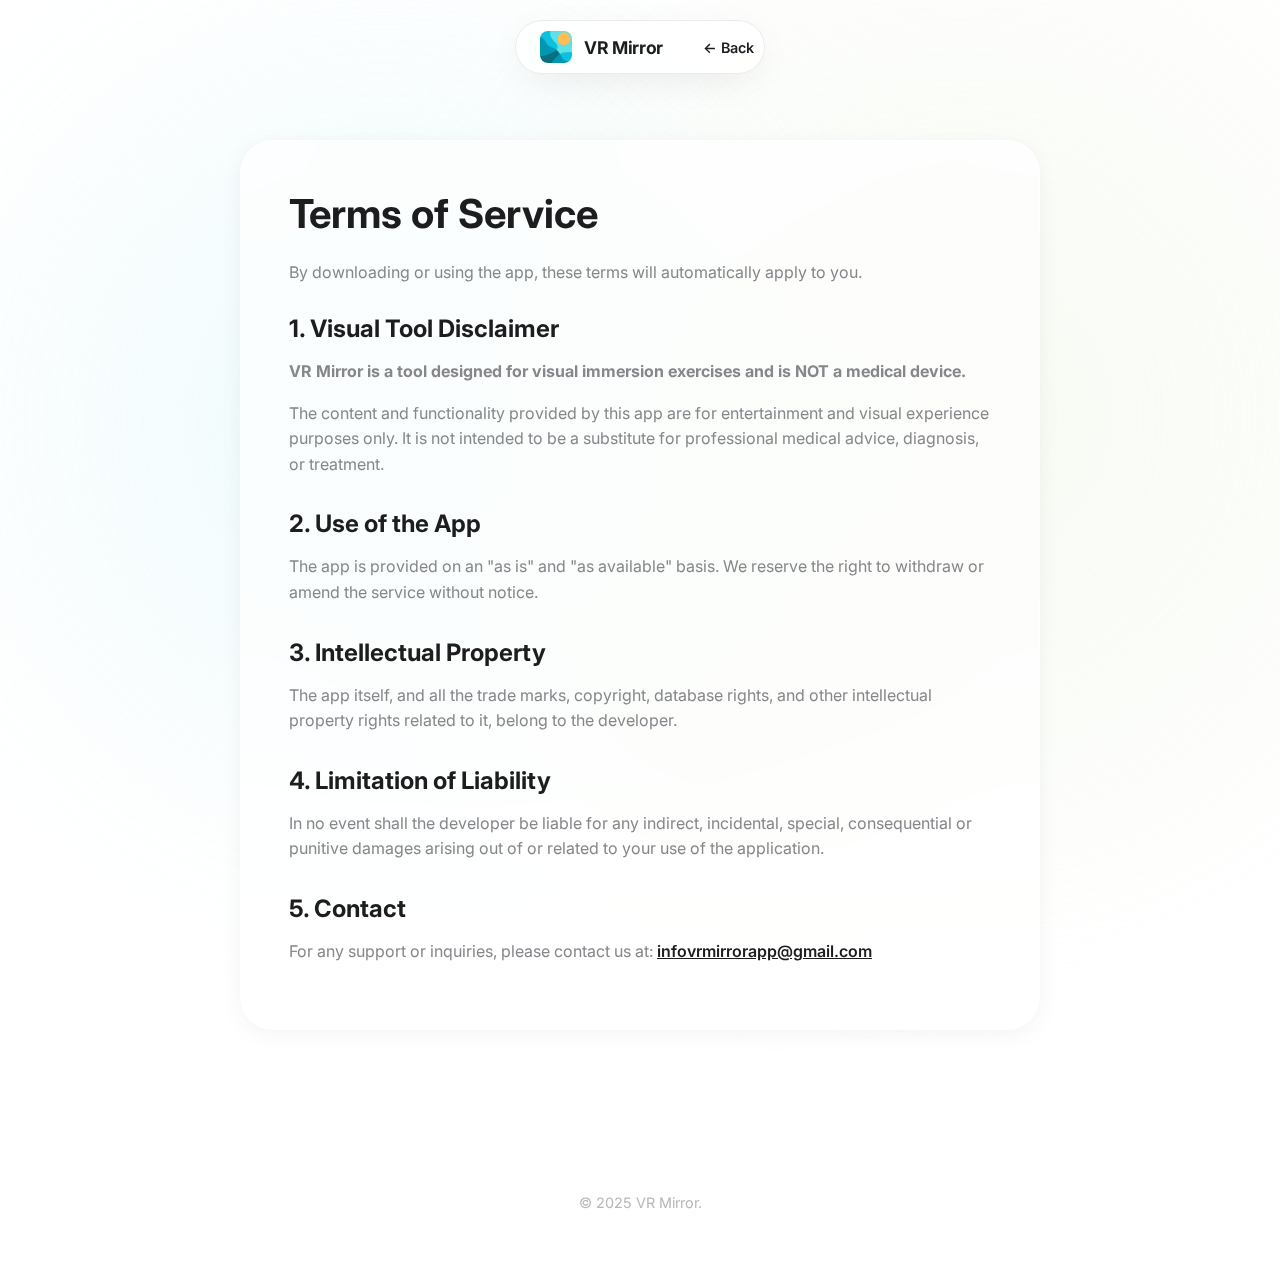
<file: terms.html>
<!DOCTYPE html>
<html lang="en">

<head>
    <meta charset="UTF-8">
    <meta name="viewport" content="width=device-width, initial-scale=1.0">
    <title>Terms of Service - VR Mirror</title>
    <link rel="icon" type="image/png" href="logo.png">
    <link rel="stylesheet" href="style.css">
    <link href="https://fonts.googleapis.com/css2?family=Inter:wght@400;500;600;700;800&display=swap" rel="stylesheet">
</head>

<body>

    <!-- Animated Background -->
    <div class="mesh-background">
        <div class="mesh-orb orb-1"></div>
        <div class="mesh-orb orb-2"></div>
        <div class="mesh-orb orb-3"></div>
    </div>

    <!-- Floating Navigation -->
    <div class="nav-wrapper">
        <nav class="island-nav">
            <a href="index.html" class="brand">
                <img src="logo.png" alt="VR Mirror Logo">
                <span>VR Mirror</span>
            </a>

            <a href="index.html"
                style="text-decoration: none; color: var(--color-text); font-weight: 600; font-size: 0.9rem;">
                &larr; Back
            </a>
        </nav>
    </div>

    <main class="main-container">

        <!-- Legal Content Tile -->
        <div class="tile" style="max-width: 800px; margin: 0 auto;">
            <h1 style="margin-top: 0; font-size: 2.5rem; margin-bottom: 24px;">Terms of Service</h1>
            <p style="color: var(--color-text-muted); margin-bottom: 32px;">By downloading or using the app, these terms
                will automatically apply to you.</p>

            <h2 style="font-size: 1.5rem; margin-top: 32px; margin-bottom: 16px;">1. Visual Tool Disclaimer</h2>
            <p style="line-height: 1.6; color: var(--color-text-muted);"><strong>VR Mirror is a tool designed for
                    visual immersion exercises and is NOT a medical device.</strong></p>
            <p style="line-height: 1.6; color: var(--color-text-muted);">The content and functionality provided by this
                app are for entertainment and visual experience purposes only. It is not intended to be a substitute for
                professional medical advice, diagnosis, or treatment.</p>

            <h2 style="font-size: 1.5rem; margin-top: 32px; margin-bottom: 16px;">2. Use of the App</h2>
            <p style="line-height: 1.6; color: var(--color-text-muted);">The app is provided on an "as is" and "as
                available" basis. We reserve the right to withdraw or amend the service without notice.</p>

            <h2 style="font-size: 1.5rem; margin-top: 32px; margin-bottom: 16px;">3. Intellectual Property</h2>
            <p style="line-height: 1.6; color: var(--color-text-muted);">The app itself, and all the trade marks,
                copyright, database rights, and other intellectual property rights related to it, belong to the
                developer.</p>

            <h2 style="font-size: 1.5rem; margin-top: 32px; margin-bottom: 16px;">4. Limitation of Liability</h2>
            <p style="line-height: 1.6; color: var(--color-text-muted);">In no event shall the developer be liable for
                any indirect, incidental, special, consequential or punitive damages arising out of or related to your
                use of the application.</p>

            <h2 style="font-size: 1.5rem; margin-top: 32px; margin-bottom: 16px;">5. Contact</h2>
            <p style="line-height: 1.6; color: var(--color-text-muted);">For any support or inquiries, please contact us
                at: <a href="mailto:infovrmirrorapp@gmail.com"
                    style="color: var(--color-text); font-weight: 600;">infovrmirrorapp@gmail.com</a></p>
        </div>

    </main>

    <footer>
        <div style="margin-top: 24px; opacity: 0.6;">
            © 2025 VR Mirror.
        </div>
    </footer>

</body>

</html>
</file>
<file: style.css>
:root {
    /* Radical Light Palette */
    --color-bg: #ffffff;
    --color-text: #1d1d1f;
    --color-text-muted: #86868b;

    /* Neons & Gradients */
    --neon-cyan: #00f0ff;
    --neon-lime: #ccff00;
    --neon-blue: #2979ff;

    /* Glass V2 */
    --glass-surface: rgba(255, 255, 255, 0.65);
    --glass-border: rgba(255, 255, 255, 0.4);
    --glass-blur: blur(40px);
    --glass-shadow:
        0 4px 24px -1px rgba(0, 0, 0, 0.05),
        0 0 1px 0 rgba(0, 0, 0, 0.1);
}

* {
    box-sizing: border-box;
}

body {
    margin: 0;
    padding: 0;
    font-family: -apple-system, BlinkMacSystemFont, 'Inter', sans-serif;
    background-color: var(--color-bg);
    color: var(--color-text);
    overflow-x: hidden;
    min-height: 100vh;
}

/* --- Animated Mesh Gradient Background --- */
.mesh-background {
    position: fixed;
    top: 0;
    left: 0;
    width: 100vw;
    height: 100vh;
    z-index: -1;
    background:
        radial-gradient(at 0% 0%, hsla(253, 16%, 7%, 1) 0, transparent 50%),
        radial-gradient(at 50% 0%, hsla(225, 39%, 30%, 1) 0, transparent 50%),
        radial-gradient(at 100% 0%, hsla(339, 49%, 30%, 1) 0, transparent 50%);
    background: #ffffff;
}

.mesh-orb {
    position: absolute;
    border-radius: 50%;
    filter: blur(80px);
    will-change: transform;
    opacity: 0.6;
    animation: drift 20s infinite alternate cubic-bezier(0.4, 0, 0.2, 1);
}

.orb-1 {
    top: -10%;
    left: -10%;
    width: 80vw;
    height: 80vw;
    background: radial-gradient(circle, #e0f7fa 0%, rgba(255, 255, 255, 0) 70%);
    animation-duration: 25s;
}

.orb-2 {
    bottom: -10%;
    right: -20%;
    width: 90vw;
    height: 90vw;
    background: radial-gradient(circle, #f1f8e9 0%, rgba(255, 255, 255, 0) 70%);
    animation-duration: 30s;
    animation-delay: -5s;
}

.orb-3 {
    top: 40%;
    left: 30%;
    width: 50vw;
    height: 50vw;
    background: radial-gradient(circle, rgba(204, 255, 0, 0.1) 0%, rgba(255, 255, 255, 0) 60%);
    opacity: 0.4;
    animation-duration: 15s;
}

@keyframes drift {
    0% {
        transform: translate(0, 0) scale(1);
    }

    100% {
        transform: translate(50px, -50px) scale(1.1);
    }
}

/* --- Navigation --- */
.nav-wrapper {
    position: fixed;
    top: 20px;
    left: 0;
    width: 100%;
    z-index: 1000;
    display: flex;
    justify-content: center;
    padding: 0 20px;
}

.island-nav {
    background: rgba(255, 255, 255, 0.8);
    backdrop-filter: blur(20px);
    -webkit-backdrop-filter: blur(20px);
    border: 1px solid rgba(0, 0, 0, 0.08);
    padding: 10px 10px 10px 24px;
    border-radius: 100px;
    display: flex;
    align-items: center;
    gap: 40px;
    box-shadow: 0 10px 40px -10px rgba(0, 0, 0, 0.1);
    transition: transform 0.3s ease;
}

.brand {
    display: flex;
    align-items: center;
    gap: 12px;
    text-decoration: none;
    color: var(--color-text);
}

.brand img {
    width: 32px;
    height: 32px;
    border-radius: 8px;
    /* Mobile app icon style */
}

.brand span {
    font-weight: 700;
    letter-spacing: -0.02em;
    font-size: 1.1rem;
}

/* Custom Select */
.lang-select-container {
    position: relative;
    background: #f5f5f7;
    border-radius: 100px;
    padding: 8px 16px;
    transition: background 0.2s;
}

.lang-select-container:hover {
    background: #ebebf0;
}

select {
    background: transparent;
    border: none;
    font-size: 0.9rem;
    font-weight: 600;
    color: var(--color-text);
    cursor: pointer;
    outline: none;
    appearance: none;
    padding-right: 14px;
    /* Space for custom arrow if needed */
}

/* --- Layout System --- */
.main-container {
    max-width: 1400px;
    margin: 0 auto;
    padding: 140px 24px 80px;
}

/* --- Hero Bento Grid --- */
.bento-grid {
    display: grid;
    grid-template-columns: repeat(12, 1fr);
    grid-template-rows: repeat(2, min-content);
    gap: 24px;
    margin-bottom: 80px;
}

/* Universal Card Style */
.tile {
    background: var(--glass-surface);
    backdrop-filter: var(--glass-blur);
    -webkit-backdrop-filter: var(--glass-blur);
    border: 1px solid var(--glass-border);
    border-radius: 32px;
    padding: 48px;
    box-shadow: var(--glass-shadow);
    transition: transform 0.1s ease-out, box-shadow 0.3s ease;
    overflow: hidden;
    position: relative;
}

/* 3D Tilt Effect Container */
.tilt-card {
    perspective: 1000px;
    transform-style: preserve-3d;
}

/* Hero Main Tile (Span 8) */
.tile-hero {
    grid-column: span 8;
    grid-row: span 2;
    background: linear-gradient(135deg, rgba(255, 255, 255, 0.9) 0%, rgba(255, 255, 255, 0.5) 100%);
    display: flex;
    flex-direction: column;
    justify-content: center;
}

h1#heroTitle {
    font-size: 5rem;
    line-height: 0.95;
    font-weight: 800;
    letter-spacing: -0.04em;
    margin: 0 0 32px 0;
    background: linear-gradient(180deg, #1d1d1f 0%, #434344 100%);
    background-clip: text;
    -webkit-background-clip: text;
    -webkit-text-fill-color: transparent;
}

p#heroDesc {
    font-size: 1.5rem;
    line-height: 1.4;
    color: var(--color-text-muted);
    font-weight: 450;
    max-width: 90%;
    margin: 0 0 48px 0;
}

/* App Store Buttons */
.store-badges {
    display: flex;
    gap: 16px;
    flex-wrap: wrap;
}

.badge {
    height: 50px;
    border-radius: 12px;
    transition: transform 0.2s;
    background: black;
    color: white;
    display: flex;
    align-items: center;
    padding: 0 20px;
    text-decoration: none;
    font-weight: 600;
    gap: 10px;
}

.badge:hover {
    transform: scale(1.03);
}

.badge-google {
    background: #000000;
}

.badge-apple {
    background: #000000;
}

.badge-web {
    background: #000000;
}

/* Visual Tiles (Span 4) */
.tile-visual {
    grid-column: span 4;
    grid-row: span 2;
    background: linear-gradient(160deg, #e0f7fa 0%, #ffffff 100%);
    position: relative;
    display: flex;
    align-items: center;
    justify-content: center;
}

.visual-art {
    width: 100%;
    height: 100%;
    position: absolute;
    top: 0;
    left: 0;
    background: radial-gradient(circle at 70% 20%, #ccff00 0%, transparent 40%),
        radial-gradient(circle at 20% 80%, #00f0ff 0%, transparent 40%);
    filter: blur(40px);
    opacity: 0.8;
}

.mirror-icon {
    position: relative;
    z-index: 2;
    animation: pulse 4s infinite ease-in-out;
    width: 100%;
    display: flex;
    justify-content: center;
    align-items: center;
}

.mirror-icon-img {
    width: 60%;
    height: auto;
    object-fit: contain;
    filter: drop-shadow(0 10px 20px rgba(0, 0, 0, 0.15));
}

@keyframes pulse {

    0%,
    100% {
        transform: scale(1);
        opacity: 0.9;
    }

    50% {
        transform: scale(1.05);
        opacity: 1;
    }
}

/* Feature Strip (Row 2 equivalent) */
.features-strip {
    display: grid;
    grid-template-columns: repeat(3, 1fr);
    gap: 24px;
    margin-bottom: 24px;
}

.tile-feature {
    padding: 32px;
    min-height: 200px;
    display: flex;
    flex-direction: column;
    justify-content: space-between;
}

.feature-icon {
    font-size: 2rem;
    margin-bottom: 16px;
}

.feature-title {
    font-size: 1.25rem;
    font-weight: 700;
    margin: 0 0 8px 0;
}

.feature-desc {
    font-size: 0.95rem;
    color: var(--color-text-muted);
    margin: 0;
}

/* Support & Contact Section */
.tile-support {
    grid-column: span 12;
    display: flex;
    align-items: center;
    justify-content: space-between;
    padding: 60px;
    margin-top: 24px;
    background: linear-gradient(90deg, #fff 0%, #f0f4ff 100%);
}

#supportTitle {
    font-size: 2rem;
    font-weight: 700;
    margin: 0 0 8px 0;
}

#supportDesc {
    font-size: 1.1rem;
    color: var(--color-text-muted);
    margin: 0;
}

.contact-action {
    background: var(--color-text);
    color: white;
    padding: 16px 32px;
    border-radius: 100px;
    text-decoration: none;
    font-weight: 600;
    transition: transform 0.2s;
}

.contact-action:hover {
    transform: scale(1.05);
}

/* Footer */
footer {
    padding: 60px 24px;
    text-align: center;
    color: var(--color-text-muted);
    font-size: 0.9rem;
}

.legal-links a {
    color: var(--color-text-muted);
    text-decoration: none;
    margin: 0 12px;
    transition: color 0.2s;
}

.legal-links a:hover {
    color: var(--color-text);
}

/* Responsive */
@media (max-width: 1024px) {
    .bento-grid {
        display: flex;
        flex-direction: column;
    }

    .tile-hero,
    .tile-visual {
        grid-column: span 12;
        width: 100%;
    }

    .features-strip {
        grid-template-columns: 1fr;
    }

    #heroTitle {
        font-size: 3rem;
    }

    .tile-support {
        flex-direction: column;
        text-align: center;
        gap: 24px;
    }
}

@media (max-width: 768px) {
    #heroTitle {
        font-size: 2.2rem;
    }
    #heroDesc {
        font-size: 1.15rem;
    }
    .island-nav {
        gap: 16px;
        padding: 10px 16px;
    }
    .brand span {
        display: none; /* Hide brand text on very small screens to save space */
    }
    .main-container {
        padding: 120px 16px 60px;
    }
    .tile {
        padding: 32px 24px;
    }
    .store-badges {
        flex-direction: column;
        width: 100%;
    }
    .badge {
        justify-content: center;
        width: 100%;
    }
}
</file>
